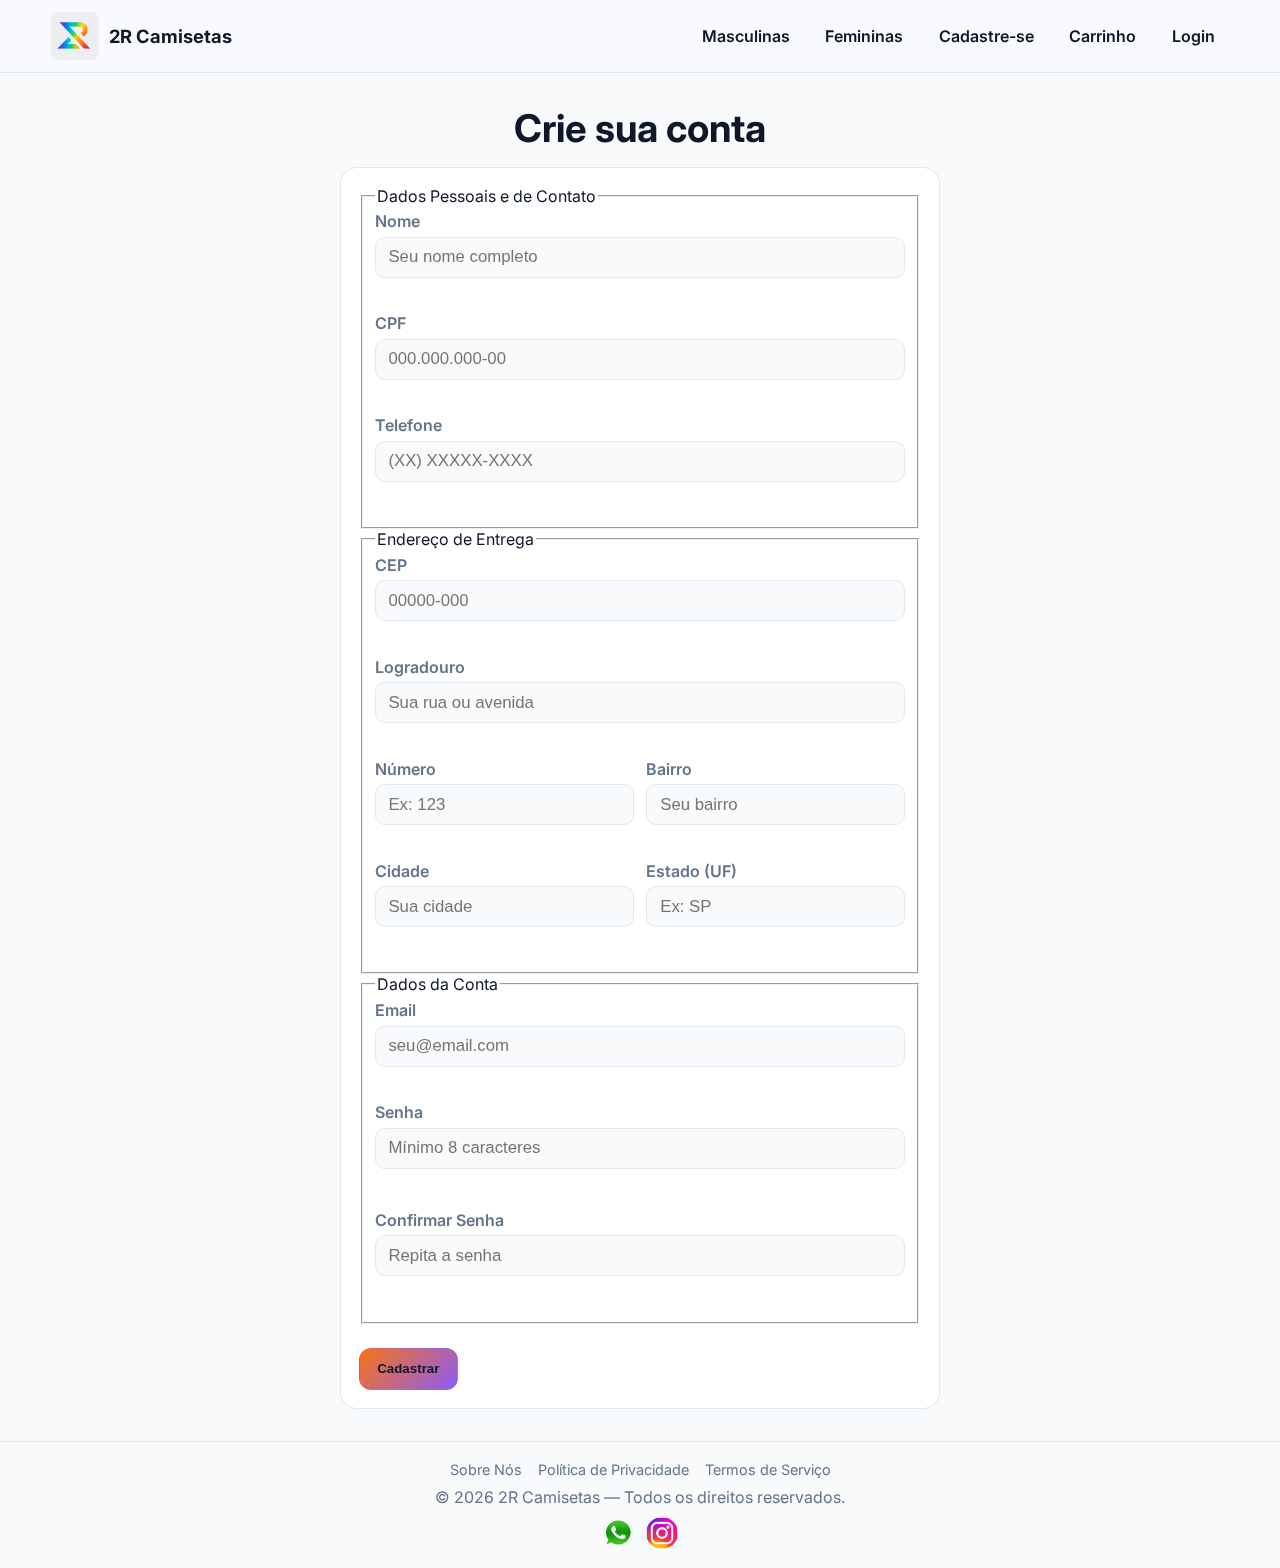
<file: cadastro.html>
<!DOCTYPE html>
<html lang="pt-BR">
  <head>
    <title>Cadastro - 2R</title>

    <meta charset="UTF-8" />
    <meta name="viewport" content="width=device-width, initial-scale=1" />
    <link rel="preconnect" href="https://fonts.googleapis.com" />
    <link rel="preconnect" href="https://fonts.gstatic.com" crossorigin />
    <link
      href="https://fonts.googleapis.com/css2?family=Inter:wght@400;600;700&display=swap"
      rel="stylesheet"
    />
    <link rel="stylesheet" href="css/style.css" />
  </head>
  <body>
    <header class="site-header">
      <nav class="nav container">
        <a class="brand" href="index.html">
          <img src="imagens/marca.png" alt="2R Camisetas" class="brand-logo" />
          <span class="brand-name">2R Camisetas</span>
        </a>
        <button
          class="nav-toggle"
          aria-label="Abrir menu"
          aria-expanded="false"
          aria-controls="navLinks"
        >
          <span class="hamb"></span><span class="hamb"></span
          ><span class="hamb"></span>
        </button>
        <ul class="nav-links" id="navLinks">
          <li><a href="camisetas-masculinas.html">Masculinas</a></li>
          <li><a href="camisetas-femininas.html">Femininas</a></li>
          <li><a href="cadastro.html">Cadastre-se</a></li>
          <li><a href="carrinho.html" id="cartLink">Carrinho</a></li>
          <li><a href="index.html#login">Login</a></li>
        </ul>
      </nav>
    </header>

    <main class="container">
      <h1 class="page-title">Crie sua conta</h1>
      <form
        class="form"
        id="registrationForm"
        action="#"
        method="post"
        novalidate
      >
        <fieldset>
          <legend>Dados Pessoais e de Contato</legend>
          <div class="form-row">
            <label for="nome">Nome</label>
            <input
              type="text"
              id="nome"
              name="nome"
              placeholder="Seu nome completo"
              required
              aria-required="true"
              autocomplete="name"
              aria-describedby="nome-error"
            />
            <div id="nome-error" class="error-message" aria-live="polite"></div>
          </div>
          <div class="form-row">
            <label for="cpf">CPF</label>
            <input
              type="text"
              id="cpf"
              name="cpf"
              maxlength="14"
              placeholder="000.000.000-00"
              required
              aria-required="true"
              autocomplete="off"
              aria-describedby="cpf-error"
            />
            <div id="cpf-error" class="error-message" aria-live="polite"></div>
          </div>
          <div class="form-row">
            <label for="telefone">Telefone</label>
            <input
              type="tel"
              id="telefone"
              name="telefone"
              maxlength="15"
              placeholder="(XX) XXXXX-XXXX"
              required
              aria-required="true"
              autocomplete="tel"
              aria-describedby="telefone-error"
            />
            <div
              id="telefone-error"
              class="error-message"
              aria-live="polite"
            ></div>
          </div>
        </fieldset>

        <fieldset>
          <legend>Endereço de Entrega</legend>
          <div class="form-row">
            <label for="cep">CEP</label>
            <input
              type="text"
              id="cep"
              name="cep"
              placeholder="00000-000"
              maxlength="9"
              required
              aria-required="true"
              autocomplete="postal-code"
              aria-describedby="cep-error"
            />
            <div id="cep-error" class="error-message" aria-live="polite"></div>
          </div>
          <div class="form-row">
            <label for="logradouro">Logradouro</label>
            <input
              type="text"
              id="logradouro"
              name="logradouro"
              placeholder="Sua rua ou avenida"
              required
              aria-required="true"
              autocomplete="street-address"
              aria-describedby="logradouro-error"
            />
            <div
              id="logradouro-error"
              class="error-message"
              aria-live="polite"
            ></div>
          </div>
          <div class="form-row-grid">
            <div class="form-row">
              <label for="numero">Número</label>
              <input
                type="text"
                id="numero"
                name="numero"
                placeholder="Ex: 123"
                required
                aria-required="true"
                autocomplete="address-line2"
                aria-describedby="numero-error"
              />
              <div
                id="numero-error"
                class="error-message"
                aria-live="polite"
              ></div>
            </div>
            <div class="form-row">
              <label for="bairro">Bairro</label>
              <input
                type="text"
                id="bairro"
                name="bairro"
                placeholder="Seu bairro"
                required
                aria-required="true"
                autocomplete="address-level3"
                aria-describedby="bairro-error"
              />
              <div
                id="bairro-error"
                class="error-message"
                aria-live="polite"
              ></div>
            </div>
          </div>
          <div class="form-row-grid">
            <div class="form-row">
              <label for="cidade">Cidade</label>
              <input
                type="text"
                id="cidade"
                name="cidade"
                placeholder="Sua cidade"
                required
                aria-required="true"
                autocomplete="address-level2"
                aria-describedby="cidade-error"
              />
              <div
                id="cidade-error"
                class="error-message"
                aria-live="polite"
              ></div>
            </div>
            <div class="form-row">
              <label for="estado">Estado (UF)</label>
              <input
                type="text"
                id="estado"
                name="estado"
                placeholder="Ex: SP"
                maxlength="2"
                required
                aria-required="true"
                autocomplete="address-level1"
                aria-describedby="estado-error"
              />
              <div
                id="estado-error"
                class="error-message"
                aria-live="polite"
              ></div>
            </div>
          </div>
        </fieldset>

        <fieldset>
          <legend>Dados da Conta</legend>
          <div class="form-row">
            <label for="email">Email</label>
            <input
              type="email"
              id="email"
              name="email"
              placeholder="seu@email.com"
              required
              aria-required="true"
              autocomplete="email"
              aria-describedby="email-error"
            />
            <div
              id="email-error"
              class="error-message"
              aria-live="polite"
            ></div>
          </div>
          <div class="form-row">
            <label for="senha">Senha</label>
            <input
              type="password"
              id="senha"
              name="senha"
              placeholder="Mínimo 8 caracteres"
              required
              aria-required="true"
              autocomplete="new-password"
              aria-describedby="senha-error password-strength-container"
            />
            <div
              id="senha-error"
              class="error-message"
              aria-live="polite"
            ></div>
            <div
              id="password-strength-container"
              class="password-strength-container"
            >
              <div class="strength-bar">
                <div class="strength-bar-fill"></div>
              </div>
              <span class="strength-text"></span>
            </div>
          </div>
          <div class="form-row">
            <label for="confirmar-senha">Confirmar Senha</label>
            <input
              type="password"
              id="confirmar-senha"
              name="confirmar-senha"
              placeholder="Repita a senha"
              required
              aria-required="true"
              autocomplete="new-password"
              aria-describedby="confirmar-senha-error"
            />
            <div
              id="confirmar-senha-error"
              class="error-message"
              aria-live="polite"
            ></div>
          </div>
        </fieldset>

        <div class="form-actions" style="margin-top: 1.5rem">
          <button type="submit" class="btn primary">Cadastrar</button>
        </div>
      </form>
    </main>

    <footer class="site-footer">
      <div class="container footer-inner">
        <div class="footer-links">
          <a href="sobre-nos.html" class="footer-link">Sobre Nós</a>
          <a href="politica-de-privacidade.html" class="footer-link"
            >Política de Privacidade</a
          >
          <a href="termos-de-servico.html" class="footer-link"
            >Termos de Serviço</a
          >
        </div>
        <p>
          &copy; <span id="year"></span> 2R Camisetas — Todos os direitos
          reservados.
        </p>
        <ul class="social">
          <li>
            <a href="https://www.whatsapp.com/" aria-label="WhatsApp"
              ><img src="imagens/icones/whatsapp.png" alt="WhatsApp"
            /></a>
          </li>
          <li>
            <a href="https://www.instagram.com/" aria-label="Instagram"
              ><img src="imagens/icones/instagram.png" alt="Instagram"
            /></a>
          </li>
        </ul>
      </div>
    </footer>

    <!-- Cookie Consent Banner -->
    <div id="cookie-consent-banner">
      <p class="cookie-consent-text">
        Usamos cookies para garantir que você tenha a melhor experiência em
        nosso site. <a href="politica-de-privacidade.html">Saiba mais</a>.
      </p>
      <button id="cookie-accept-btn" class="btn primary">Aceitar</button>
    </div>

    <!-- Back to Top Button -->
    <button
      id="back-to-top-btn"
      class="back-to-top-btn"
      title="Voltar ao topo"
      aria-label="Voltar ao topo"
    >
      &uarr;
    </button>
    <script src="js/scripts.js"></script>
  </body>
</html>
</file>
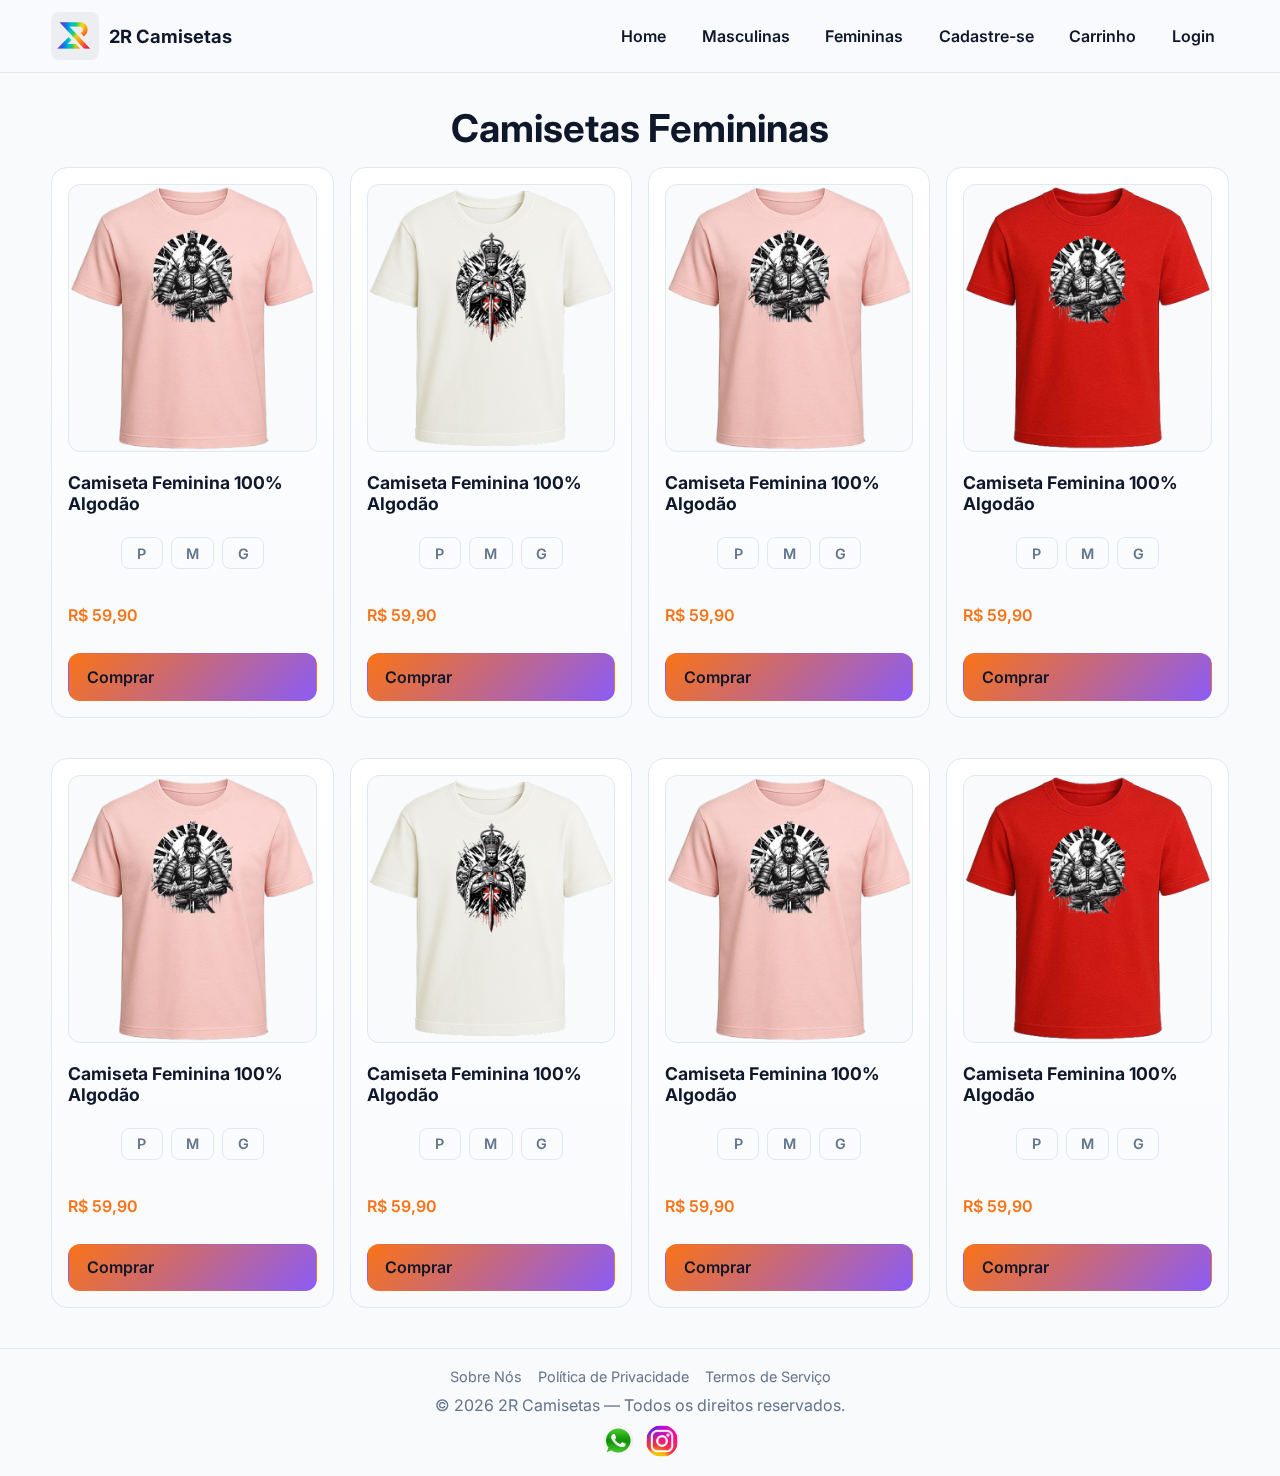
<file: camisetas-femininas.html>
<!DOCTYPE html>
<html lang="pt-BR">
  <head>
    <title>Camisetas Femininas - 2R</title>

    <meta charset="UTF-8" />
    <meta name="viewport" content="width=device-width, initial-scale=1" />
    <link rel="preconnect" href="https://fonts.googleapis.com" />
    <link rel="preconnect" href="https://fonts.gstatic.com" crossorigin />
    <link
      href="https://fonts.googleapis.com/css2?family=Inter:wght@400;600;700&display=swap"
      rel="stylesheet"
    />
    <link rel="stylesheet" href="css/style.css" />
  </head>
  <body>
    <header class="site-header">
      <nav class="nav container">
        <a class="brand" href="index.html">
          <img src="imagens/marca.png" alt="2R Camisetas" class="brand-logo" />
          <span class="brand-name">2R Camisetas</span>
        </a>
        <button
          class="nav-toggle"
          aria-label="Abrir menu"
          aria-expanded="false"
          aria-controls="navLinks"
        >
          <span class="hamb"></span><span class="hamb"></span
          ><span class="hamb"></span>
        </button>
        <ul class="nav-links" id="navLinks">
          <li><a href="index.html">Home</a></li>
          <li><a href="camisetas-masculinas.html">Masculinas</a></li>
          <li><a href="camisetas-femininas.html">Femininas</a></li>
          <li><a href="cadastro.html">Cadastre-se</a></li>
          <li><a href="carrinho.html" id="cartLink">Carrinho</a></li>
          <li><a href="index.html#login">Login</a></li>
        </ul>
      </nav>
    </header>

    <main class="container">
      <h1 class="page-title">Camisetas Femininas</h1>
      <section class="produto-lista">
        <article class="produto">
          <a href="produto-detalhe.html?id=fem-preta-1">
            <img
              src="imagens/camisetas femininas/feminina rosa.png"
              alt="Camiseta feminina preta de algodão"
              class="produto-imagem"
              onerror="this.style.display='none'"
            />
          </a>
          <h2>Camiseta Feminina 100% Algodão</h2>
          <div
            class="tamanhos"
            role="radiogroup"
            aria-label="Escolha de tamanho"
          >
            <label><input type="radio" name="tf1" value="P" /> P</label>
            <label><input type="radio" name="tf1" value="M" /> M</label>
            <label><input type="radio" name="tf1" value="G" /> G</label>
          </div>
          <p class="price">R$ 59,90</p>
          <a href="#" class="btn primary add-to-cart-btn" data-color="Preta"
            >Comprar</a
          >
        </article>

        <article class="produto">
          <a href="produto-detalhe.html?id=fem-branca-1">
            <img
              src="imagens/camisetas femininas/feminina branca.png"
              alt="Camiseta feminina branca"
              class="produto-imagem"
              onerror="this.style.display='none'"
            />
          </a>
          <h2>Camiseta Feminina 100% Algodão</h2>
          <div
            class="tamanhos"
            role="radiogroup"
            aria-label="Escolha de tamanho"
          >
            <label><input type="radio" name="tf2" value="P" /> P</label>
            <label><input type="radio" name="tf2" value="M" /> M</label>
            <label><input type="radio" name="tf2" value="G" /> G</label>
          </div>
          <p class="price">R$ 59,90</p>
          <a href="#" class="btn primary add-to-cart-btn" data-color="Branca"
            >Comprar</a
          >
        </article>

        <article class="produto">
          <a href="produto-detalhe.html?id=fem-rosa-1">
            <img
              src="imagens/camisetas femininas/feminina rosa.png"
              alt="Camiseta feminina rosa"
              class="produto-imagem"
              onerror="this.style.display='none'"
            />
          </a>
          <h2>Camiseta Feminina 100% Algodão</h2>
          <div
            class="tamanhos"
            role="radiogroup"
            aria-label="Escolha de tamanho"
          >
            <label><input type="radio" name="tf3" value="P" /> P</label>
            <label><input type="radio" name="tf3" value="M" /> M</label>
            <label><input type="radio" name="tf3" value="G" /> G</label>
          </div>
          <p class="price">R$ 59,90</p>
          <a href="#" class="btn primary add-to-cart-btn" data-color="Rosa"
            >Comprar</a
          >
        </article>

        <article class="produto">
          <a href="produto-detalhe.html?id=fem-vermelha-1">
            <img
              src="imagens/camisetas femininas/feminina vermelha.png"
              alt="Camiseta feminina vermelha"
              class="produto-imagem"
              onerror="this.style.display='none'"
            />
          </a>
          <h2>Camiseta Feminina 100% Algodão</h2>
          <div
            class="tamanhos"
            role="radiogroup"
            aria-label="Escolha de tamanho"
          >
            <label><input type="radio" name="tf4" value="P" /> P</label>
            <label><input type="radio" name="tf4" value="M" /> M</label>
            <label><input type="radio" name="tf4" value="G" /> G</label>
          </div>
          <p class="price">R$ 59,90</p>
          <a href="#" class="btn primary add-to-cart-btn" data-color="Vermelha"
            >Comprar</a
          >
        </article>
      </section>
      <section class="produto-lista">
        <article class="produto">
          <a href="produto-detalhe.html?id=fem-preta-1">
            <img
              src="imagens/camisetas femininas/feminina rosa.png"
              alt="Camiseta feminina preta de algodão"
              class="produto-imagem"
              onerror="this.style.display='none'"
            />
          </a>
          <h2>Camiseta Feminina 100% Algodão</h2>
          <div
            class="tamanhos"
            role="radiogroup"
            aria-label="Escolha de tamanho"
          >
            <label><input type="radio" name="tf1" value="P" /> P</label>
            <label><input type="radio" name="tf1" value="M" /> M</label>
            <label><input type="radio" name="tf1" value="G" /> G</label>
          </div>
          <p class="price">R$ 59,90</p>
          <a href="#" class="btn primary add-to-cart-btn" data-color="Preta"
            >Comprar</a
          >
        </article>

        <article class="produto">
          <a href="produto-detalhe.html?id=fem-branca-1">
            <img
              src="imagens/camisetas femininas/feminina branca.png"
              alt="Camiseta feminina branca"
              class="produto-imagem"
              onerror="this.style.display='none'"
            />
          </a>
          <h2>Camiseta Feminina 100% Algodão</h2>
          <div
            class="tamanhos"
            role="radiogroup"
            aria-label="Escolha de tamanho"
          >
            <label><input type="radio" name="tf2" value="P" /> P</label>
            <label><input type="radio" name="tf2" value="M" /> M</label>
            <label><input type="radio" name="tf2" value="G" /> G</label>
          </div>
          <p class="price">R$ 59,90</p>
          <a href="#" class="btn primary add-to-cart-btn" data-color="Branca"
            >Comprar</a
          >
        </article>

        <article class="produto">
          <a href="produto-detalhe.html?id=fem-rosa-1">
            <img
              src="imagens/camisetas femininas/feminina rosa.png"
              alt="Camiseta feminina rosa"
              class="produto-imagem"
              onerror="this.style.display='none'"
            />
          </a>
          <h2>Camiseta Feminina 100% Algodão</h2>
          <div
            class="tamanhos"
            role="radiogroup"
            aria-label="Escolha de tamanho"
          >
            <label><input type="radio" name="tf3" value="P" /> P</label>
            <label><input type="radio" name="tf3" value="M" /> M</label>
            <label><input type="radio" name="tf3" value="G" /> G</label>
          </div>
          <p class="price">R$ 59,90</p>
          <a href="#" class="btn primary add-to-cart-btn" data-color="Rosa"
            >Comprar</a
          >
        </article>

        <article class="produto">
          <a href="produto-detalhe.html?id=fem-vermelha-1">
            <img
              src="imagens/camisetas femininas/feminina vermelha.png"
              alt="Camiseta feminina vermelha"
              class="produto-imagem"
              onerror="this.style.display='none'"
            />
          </a>
          <h2>Camiseta Feminina 100% Algodão</h2>
          <div
            class="tamanhos"
            role="radiogroup"
            aria-label="Escolha de tamanho"
          >
            <label><input type="radio" name="tf4" value="P" /> P</label>
            <label><input type="radio" name="tf4" value="M" /> M</label>
            <label><input type="radio" name="tf4" value="G" /> G</label>
          </div>
          <p class="price">R$ 59,90</p>
          <a href="#" class="btn primary add-to-cart-btn" data-color="Vermelha"
            >Comprar</a
          >
        </article>
      </section>
    </main>

    <footer class="site-footer">
      <div class="container footer-inner">
        <div class="footer-links">
          <a href="sobre-nos.html" class="footer-link">Sobre Nós</a>
          <a href="politica-de-privacidade.html" class="footer-link"
            >Política de Privacidade</a
          >
          <a href="termos-de-servico.html" class="footer-link"
            >Termos de Serviço</a
          >
        </div>
        <p>
          &copy; <span id="year"></span> 2R Camisetas — Todos os direitos
          reservados.
        </p>
        <ul class="social">
          <li>
            <a href="https://www.whatsapp.com/" aria-label="WhatsApp"
              ><img src="imagens/icones/whatsapp.png" alt="WhatsApp"
            /></a>
          </li>
          <li>
            <a href="https://www.instagram.com/" aria-label="Instagram"
              ><img src="imagens/icones/instagram.png" alt="Instagram"
            /></a>
          </li>
        </ul>
      </div>
    </footer>

    <!-- Cookie Consent Banner -->
    <div id="cookie-consent-banner">
      <p class="cookie-consent-text">
        Usamos cookies para garantir que você tenha a melhor experiência em
        nosso site. <a href="politica-de-privacidade.html">Saiba mais</a>.
      </p>
      <button id="cookie-accept-btn" class="btn primary">Aceitar</button>
    </div>

    <!-- Back to Top Button -->
    <button
      id="back-to-top-btn"
      class="back-to-top-btn"
      title="Voltar ao topo"
      aria-label="Voltar ao topo"
    >
      &uarr;
    </button>
    <script src="js/scripts.js"></script>
  </body>
</html>
</file>
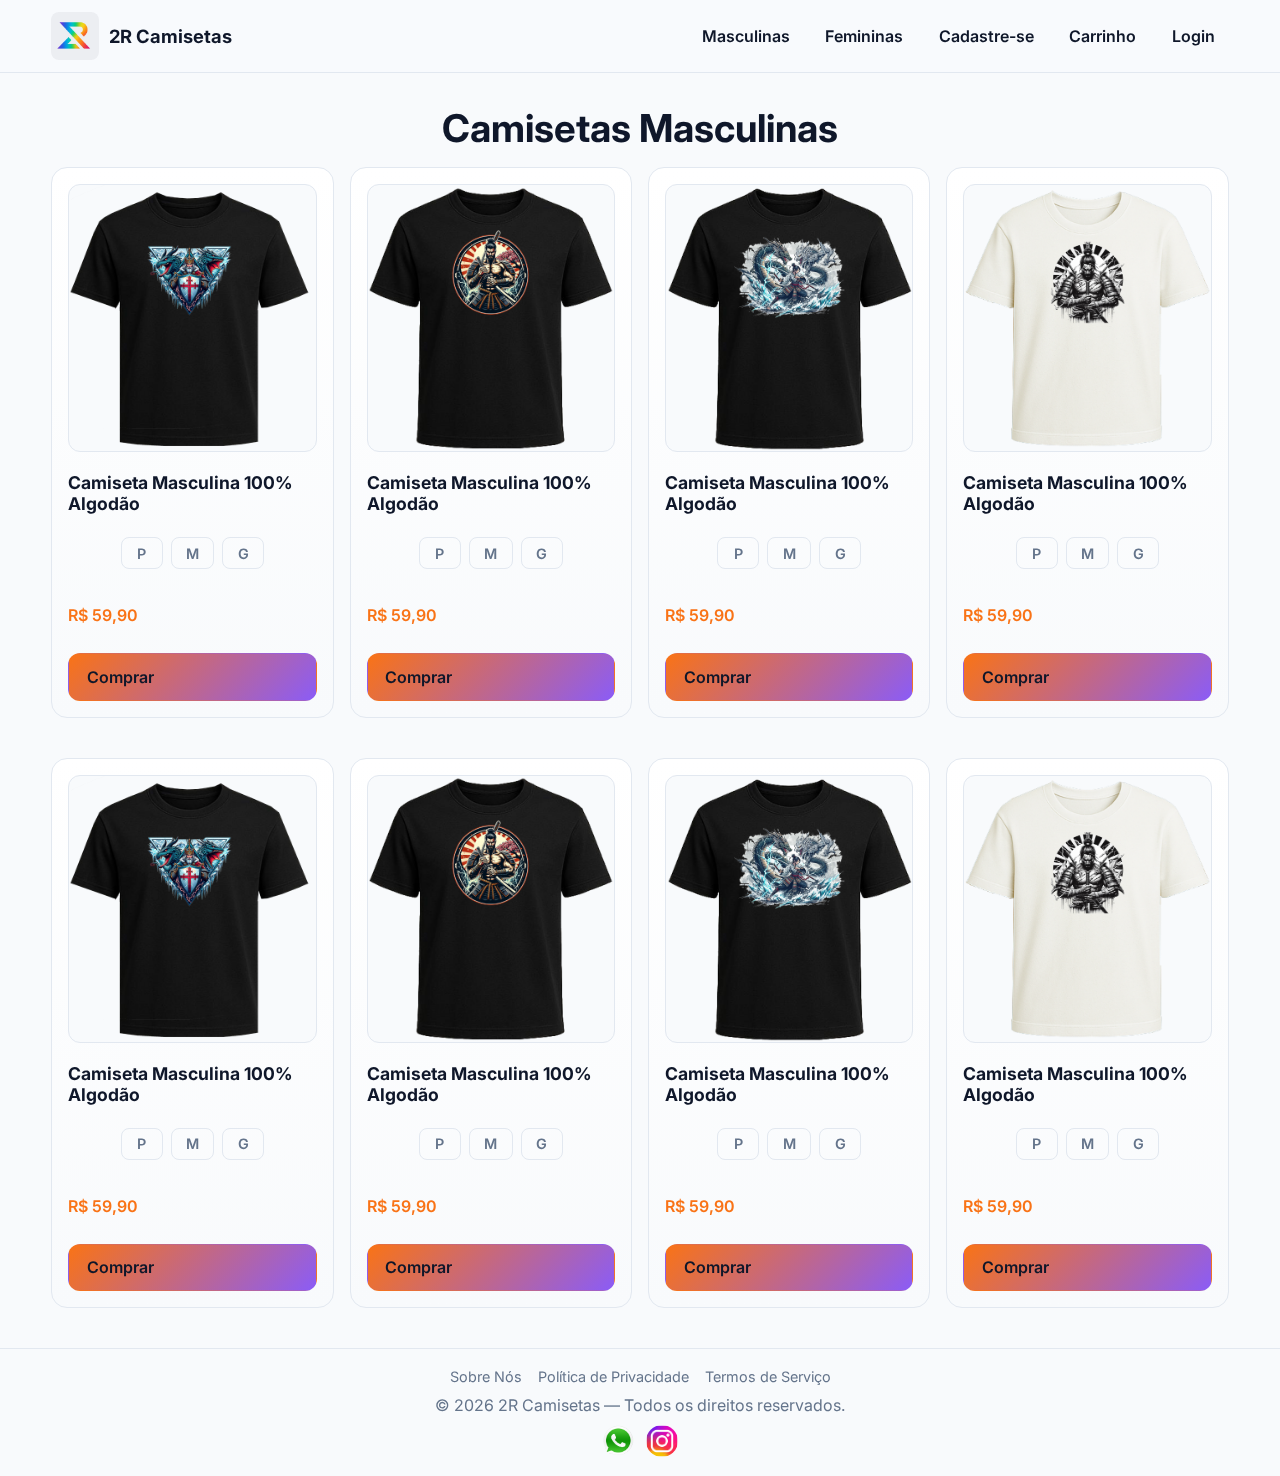
<file: camisetas-masculinas.html>
<!DOCTYPE html>
<html lang="pt-BR">
  <head>
    <title>Camisetas Masculinas - 2R</title>

    <meta charset="UTF-8" />
    <meta name="viewport" content="width=device-width, initial-scale=1" />
    <link rel="preconnect" href="https://fonts.googleapis.com" />
    <link rel="preconnect" href="https://fonts.gstatic.com" crossorigin />
    <link
      href="https://fonts.googleapis.com/css2?family=Inter:wght@400;600;700&display=swap"
      rel="stylesheet"
    />
    <link rel="stylesheet" href="css/style.css" />
  </head>
  <body>
    <header class="site-header">
      <nav class="nav container">
        <a class="brand" href="index.html">
          <img src="imagens/marca.png" alt="2R Camisetas" class="brand-logo" />
          <span class="brand-name">2R Camisetas</span>
        </a>
        <button
          class="nav-toggle"
          aria-label="Abrir menu"
          aria-expanded="false"
        >
          <span class="hamb"></span><span class="hamb"></span
          ><span class="hamb"></span>
        </button>
        <ul class="nav-links" id="navLinks">
          <li><a href="camisetas-masculinas.html">Masculinas</a></li>
          <li><a href="camisetas-femininas.html">Femininas</a></li>
          <li><a href="cadastro.html">Cadastre-se</a></li>
          <li><a href="carrinho.html" id="cartLink">Carrinho</a></li>
          <li><a href="index.html#login">Login</a></li>
        </ul>
      </nav>
    </header>

    <main class="container">
      <h1 class="page-title">Camisetas Masculinas</h1>
      <section class="produto-lista">
        <article class="produto">
          <a href="produto-detalhe.html?id=masc-preta-1">
            <img
              src="imagens/camisetas masculinas/camiseta preta frente.png"
              alt="Camiseta preta"
              class="produto-imagem"
              onerror="this.style.display='none'"
            />
          </a>
          <h2>Camiseta Masculina 100% Algodão</h2>
          <div
            class="tamanhos"
            role="radiogroup"
            aria-label="Escolha de tamanho"
          >
            <label><input type="radio" name="tm1" value="P" /> P</label>
            <label><input type="radio" name="tm1" value="M" /> M</label>
            <label><input type="radio" name="tm1" value="G" /> G</label>
          </div>
          <p class="price">R$ 59,90</p>
          <a href="#" class="btn primary add-to-cart-btn" data-color="Preta"
            >Comprar</a
          >
        </article>

        <article class="produto">
          <a href="produto-detalhe.html?id=masc-preta-2">
            <img
              src="imagens/camisetas masculinas/camiseta preta frente 1.png"
              alt="Camiseta preta 1"
              class="produto-imagem"
              onerror="this.style.display='none'"
            />
          </a>
          <h2>Camiseta Masculina 100% Algodão</h2>
          <div
            class="tamanhos"
            role="radiogroup"
            aria-label="Escolha de tamanho"
          >
            <label><input type="radio" name="tm2" value="P" /> P</label>
            <label><input type="radio" name="tm2" value="M" /> M</label>
            <label><input type="radio" name="tm2" value="G" /> G</label>
          </div>
          <p class="price">R$ 59,90</p>
          <a href="#" class="btn primary add-to-cart-btn" data-color="Preta"
            >Comprar</a
          >
        </article>

        <article class="produto">
          <a href="produto-detalhe.html?id=masc-preta-3">
            <img
              src="imagens/camisetas masculinas/camiseta preta frente 2.png"
              alt="Camiseta preta 2"
              class="produto-imagem"
              onerror="this.style.display='none'"
            />
          </a>
          <h2>Camiseta Masculina 100% Algodão</h2>
          <div
            class="tamanhos"
            role="radiogroup"
            aria-label="Escolha de tamanho"
          >
            <label><input type="radio" name="tm3" value="P" /> P</label>
            <label><input type="radio" name="tm3" value="M" /> M</label>
            <label><input type="radio" name="tm3" value="G" /> G</label>
          </div>
          <p class="price">R$ 59,90</p>
          <a href="#" class="btn primary add-to-cart-btn" data-color="Preta"
            >Comprar</a
          >
        </article>

        <article class="produto">
          <a href="produto-detalhe.html?id=masc-branca-1">
            <img
              src="imagens/camisetas masculinas/camiseta branca frente.png"
              alt="Camiseta branca"
              class="produto-imagem"
              onerror="this.style.display='none'"
            />
          </a>
          <h2>Camiseta Masculina 100% Algodão</h2>
          <div
            class="tamanhos"
            role="radiogroup"
            aria-label="Escolha de tamanho"
          >
            <label><input type="radio" name="tm4" value="P" /> P</label>
            <label><input type="radio" name="tm4" value="M" /> M</label>
            <label><input type="radio" name="tm4" value="G" /> G</label>
          </div>
          <p class="price">R$ 59,90</p>
          <a href="#" class="btn primary add-to-cart-btn" data-color="Branca"
            >Comprar</a
          >
        </article>
      </section>

      <section class="produto-lista">
        <article class="produto">
          <a href="produto-detalhe.html?id=masc-preta-1">
            <img
              src="imagens/camisetas masculinas/camiseta preta frente.png"
              alt="Camiseta preta"
              class="produto-imagem"
              onerror="this.style.display='none'"
            />
          </a>
          <h2>Camiseta Masculina 100% Algodão</h2>
          <div
            class="tamanhos"
            role="radiogroup"
            aria-label="Escolha de tamanho"
          >
            <label><input type="radio" name="tm1" value="P" /> P</label>
            <label><input type="radio" name="tm1" value="M" /> M</label>
            <label><input type="radio" name="tm1" value="G" /> G</label>
          </div>
          <p class="price">R$ 59,90</p>
          <a href="#" class="btn primary add-to-cart-btn" data-color="Preta"
            >Comprar</a
          >
        </article>

        <article class="produto">
          <a href="produto-detalhe.html?id=masc-preta-2">
            <img
              src="imagens/camisetas masculinas/camiseta preta frente 1.png"
              alt="Camiseta preta 1"
              class="produto-imagem"
              onerror="this.style.display='none'"
            />
          </a>
          <h2>Camiseta Masculina 100% Algodão</h2>
          <div
            class="tamanhos"
            role="radiogroup"
            aria-label="Escolha de tamanho"
          >
            <label><input type="radio" name="tm2" value="P" /> P</label>
            <label><input type="radio" name="tm2" value="M" /> M</label>
            <label><input type="radio" name="tm2" value="G" /> G</label>
          </div>
          <p class="price">R$ 59,90</p>
          <a href="#" class="btn primary add-to-cart-btn" data-color="Preta"
            >Comprar</a
          >
        </article>

        <article class="produto">
          <a href="produto-detalhe.html?id=masc-preta-3">
            <img
              src="imagens/camisetas masculinas/camiseta preta frente 2.png"
              alt="Camiseta preta 2"
              class="produto-imagem"
              onerror="this.style.display='none'"
            />
          </a>
          <h2>Camiseta Masculina 100% Algodão</h2>
          <div
            class="tamanhos"
            role="radiogroup"
            aria-label="Escolha de tamanho"
          >
            <label><input type="radio" name="tm3" value="P" /> P</label>
            <label><input type="radio" name="tm3" value="M" /> M</label>
            <label><input type="radio" name="tm3" value="G" /> G</label>
          </div>
          <p class="price">R$ 59,90</p>
          <a href="#" class="btn primary add-to-cart-btn" data-color="Preta"
            >Comprar</a
          >
        </article>

        <article class="produto">
          <a href="produto-detalhe.html?id=masc-branca-1">
            <img
              src="imagens/camisetas masculinas/camiseta branca frente.png"
              alt="Camiseta branca"
              class="produto-imagem"
              onerror="this.style.display='none'"
            />
          </a>
          <h2>Camiseta Masculina 100% Algodão</h2>
          <div
            class="tamanhos"
            role="radiogroup"
            aria-label="Escolha de tamanho"
          >
            <label><input type="radio" name="tm4" value="P" /> P</label>
            <label><input type="radio" name="tm4" value="M" /> M</label>
            <label><input type="radio" name="tm4" value="G" /> G</label>
          </div>
          <p class="price">R$ 59,90</p>
          <a href="#" class="btn primary add-to-cart-btn" data-color="Branca"
            >Comprar</a
          >
        </article>
      </section>
    </main>

    <footer class="site-footer">
      <div class="container footer-inner">
        <div class="footer-links">
          <a href="sobre-nos.html" class="footer-link">Sobre Nós</a>
          <a href="politica-de-privacidade.html" class="footer-link"
            >Política de Privacidade</a
          >
          <a href="termos-de-servico.html" class="footer-link"
            >Termos de Serviço</a
          >
        </div>
        <p>
          &copy; <span id="year"></span> 2R Camisetas — Todos os direitos
          reservados.
        </p>
        <ul class="social">
          <li>
            <a href="https://www.whatsapp.com/" aria-label="WhatsApp"
              ><img src="imagens/icones/whatsapp.png" alt="WhatsApp"
            /></a>
          </li>
          <li>
            <a href="https://www.instagram.com/" aria-label="Instagram"
              ><img src="imagens/icones/instagram.png" alt="Instagram"
            /></a>
          </li>
        </ul>
      </div>
    </footer>

    <!-- Cookie Consent Banner -->
    <div id="cookie-consent-banner">
      <p class="cookie-consent-text">
        Usamos cookies para garantir que você tenha a melhor experiência em
        nosso site. <a href="politica-de-privacidade.html">Saiba mais</a>.
      </p>
      <button id="cookie-accept-btn" class="btn primary">Aceitar</button>
    </div>

    <!-- Back to Top Button -->
    <button
      id="back-to-top-btn"
      class="back-to-top-btn"
      title="Voltar ao topo"
      aria-label="Voltar ao topo"
    >
      &uarr;
    </button>
    <script src="js/scripts.js"></script>
  </body>
</html>
</file>
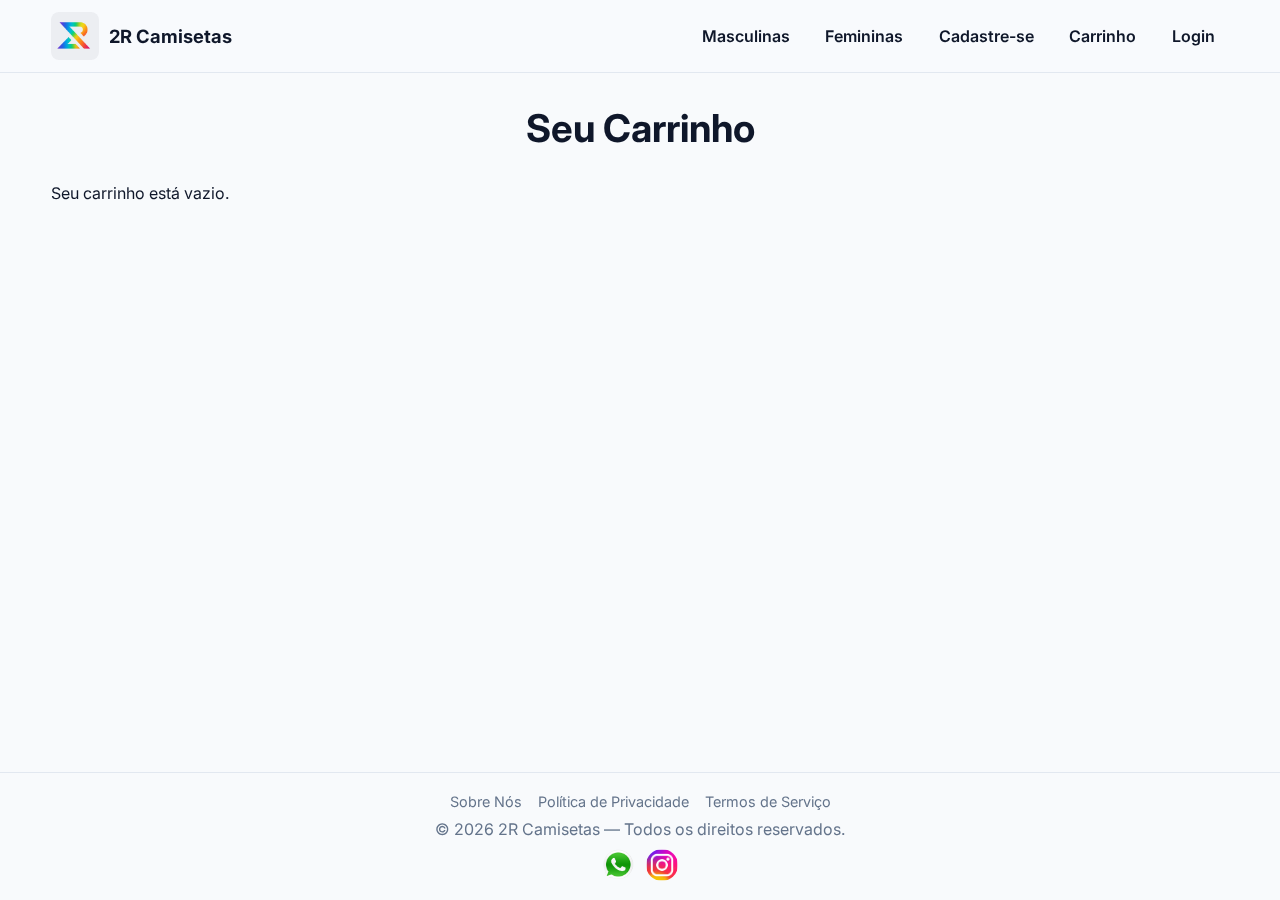
<file: carrinho.html>
<!DOCTYPE html>
<html lang="pt-BR">
  <head>
    <title>Carrinho - 2R</title>

    <meta charset="UTF-8" />
    <meta name="viewport" content="width=device-width, initial-scale=1" />
    <link rel="preconnect" href="https://fonts.googleapis.com" />
    <link rel="preconnect" href="https://fonts.gstatic.com" crossorigin />
    <link
      href="https://fonts.googleapis.com/css2?family=Inter:wght@400;600;700&display=swap"
      rel="stylesheet"
    />
    <link rel="stylesheet" href="css/style.css" />
  </head>
  <body>
    <header class="site-header">
      <nav class="nav container">
        <a class="brand" href="index.html">
          <img src="imagens/marca.png" alt="2R Camisetas" class="brand-logo" />
          <span class="brand-name">2R Camisetas</span>
        </a>
        <button
          class="nav-toggle"
          aria-label="Abrir menu"
          aria-expanded="false"
        >
          <span class="hamb"></span><span class="hamb"></span
          ><span class="hamb"></span>
        </button>
        <ul class="nav-links" id="navLinks">
          <li><a href="camisetas-masculinas.html">Masculinas</a></li>
          <li><a href="camisetas-femininas.html">Femininas</a></li>
          <li><a href="cadastro.html">Cadastre-se</a></li>
          <li><a href="carrinho.html" id="cartLink">Carrinho</a></li>
          <li><a href="index.html#login">Login</a></li>
        </ul>
      </nav>
    </header>

    <main class="container">
      <h1 class="page-title">Seu Carrinho</h1>
      <div class="cart-grid">
        <div id="cartItems" class="cart-items">
          <!-- Os itens do carrinho são carregados aqui por JavaScript -->
        </div>

        <aside class="cart-summary">
          <div class="cart-totals">
            <div class="total-row">
              <span>Subtotal</span>
              <span id="cart-subtotal">R$ 0,00</span>
            </div>
            <div class="total-row">
              <span>Frete</span>
              <span id="cart-shipping">A calcular</span>
            </div>
            <div class="total-row grand-total">
              <span>Total</span>
              <span id="cart-total">R$ 0,00</span>
            </div>
          </div>

          <section class="shipping-calculator">
            <h2>Calcular Frete</h2>
            <div class="form-row input-row">
              <input
                type="text"
                id="cep-input"
                placeholder="00000-000"
                maxlength="9"
              />
              <button id="calculate-shipping-btn" class="btn">OK</button>
            </div>
            <div id="shipping-results">
              <!-- Resultados do frete serão injetados aqui -->
            </div>
          </section>

          <section class="pagamento">
            <h2>Formas de Pagamento</h2>
            <ul class="payment-methods">
              <li>
                <label>
                  <input
                    type="radio"
                    name="pagamento"
                    value="credito"
                    checked
                  />
                  Cartão de Crédito
                </label>
                <div class="card-flags">
                  <img src="imagens/cartoes/visa.png" alt="Visa" />
                  <img src="imagens/cartoes/master.png" alt="Mastercard" />
                  <img src="imagens/cartoes/elo.png" alt="Elo" />
                </div>
              </li>
              <li>
                <label>
                  <input type="radio" name="pagamento" value="debito" />
                  Cartão de Débito
                </label>
                <div class="card-flags">
                  <img src="imagens/cartoes/visa.png" alt="Visa" />
                  <img src="imagens/cartoes/master.png" alt="Mastercard" />
                  <img src="imagens/cartoes/elo.png" alt="Elo" />
                </div>
              </li>
              <li>
                <label>
                  <input type="radio" name="pagamento" value="pix" />
                  Pix
                </label>
              </li>
              <li>
                <label>
                  <input type="radio" name="pagamento" value="boleto" />
                  Boleto
                </label>
              </li>
            </ul>
            <div class="form-actions">
              <button class="btn primary" id="checkoutBtn">
                Finalizar Compra
              </button>
            </div>
          </section>
        </aside>
      </div>
    </main>

    <footer class="site-footer">
      <div class="container footer-inner">
        <div class="footer-links">
          <a href="sobre-nos.html" class="footer-link">Sobre Nós</a>
          <a href="politica-de-privacidade.html" class="footer-link"
            >Política de Privacidade</a
          >
          <a href="termos-de-servico.html" class="footer-link"
            >Termos de Serviço</a
          >
        </div>
        <p>
          &copy; <span id="year"></span> 2R Camisetas — Todos os direitos
          reservados.
        </p>
        <ul class="social">
          <li>
            <a href="https://www.whatsapp.com/" aria-label="WhatsApp"
              ><img src="imagens/icones/whatsapp.png" alt="WhatsApp"
            /></a>
          </li>
          <li>
            <a href="https://www.instagram.com/" aria-label="Instagram"
              ><img src="imagens/icones/instagram.png" alt="Instagram"
            /></a>
          </li>
        </ul>
      </div>
    </footer>

    <!-- Cookie Consent Banner -->
    <div id="cookie-consent-banner">
      <p class="cookie-consent-text">
        Usamos cookies para garantir que você tenha a melhor experiência em
        nosso site. <a href="politica-de-privacidade.html">Saiba mais</a>.
      </p>
      <button id="cookie-accept-btn" class="btn primary">Aceitar</button>
    </div>

    <!-- Back to Top Button -->
    <button
      id="back-to-top-btn"
      class="back-to-top-btn"
      title="Voltar ao topo"
      aria-label="Voltar ao topo"
    >
      &uarr;
    </button>
    <script src="js/scripts.js"></script>
  </body>
</html>
</file>
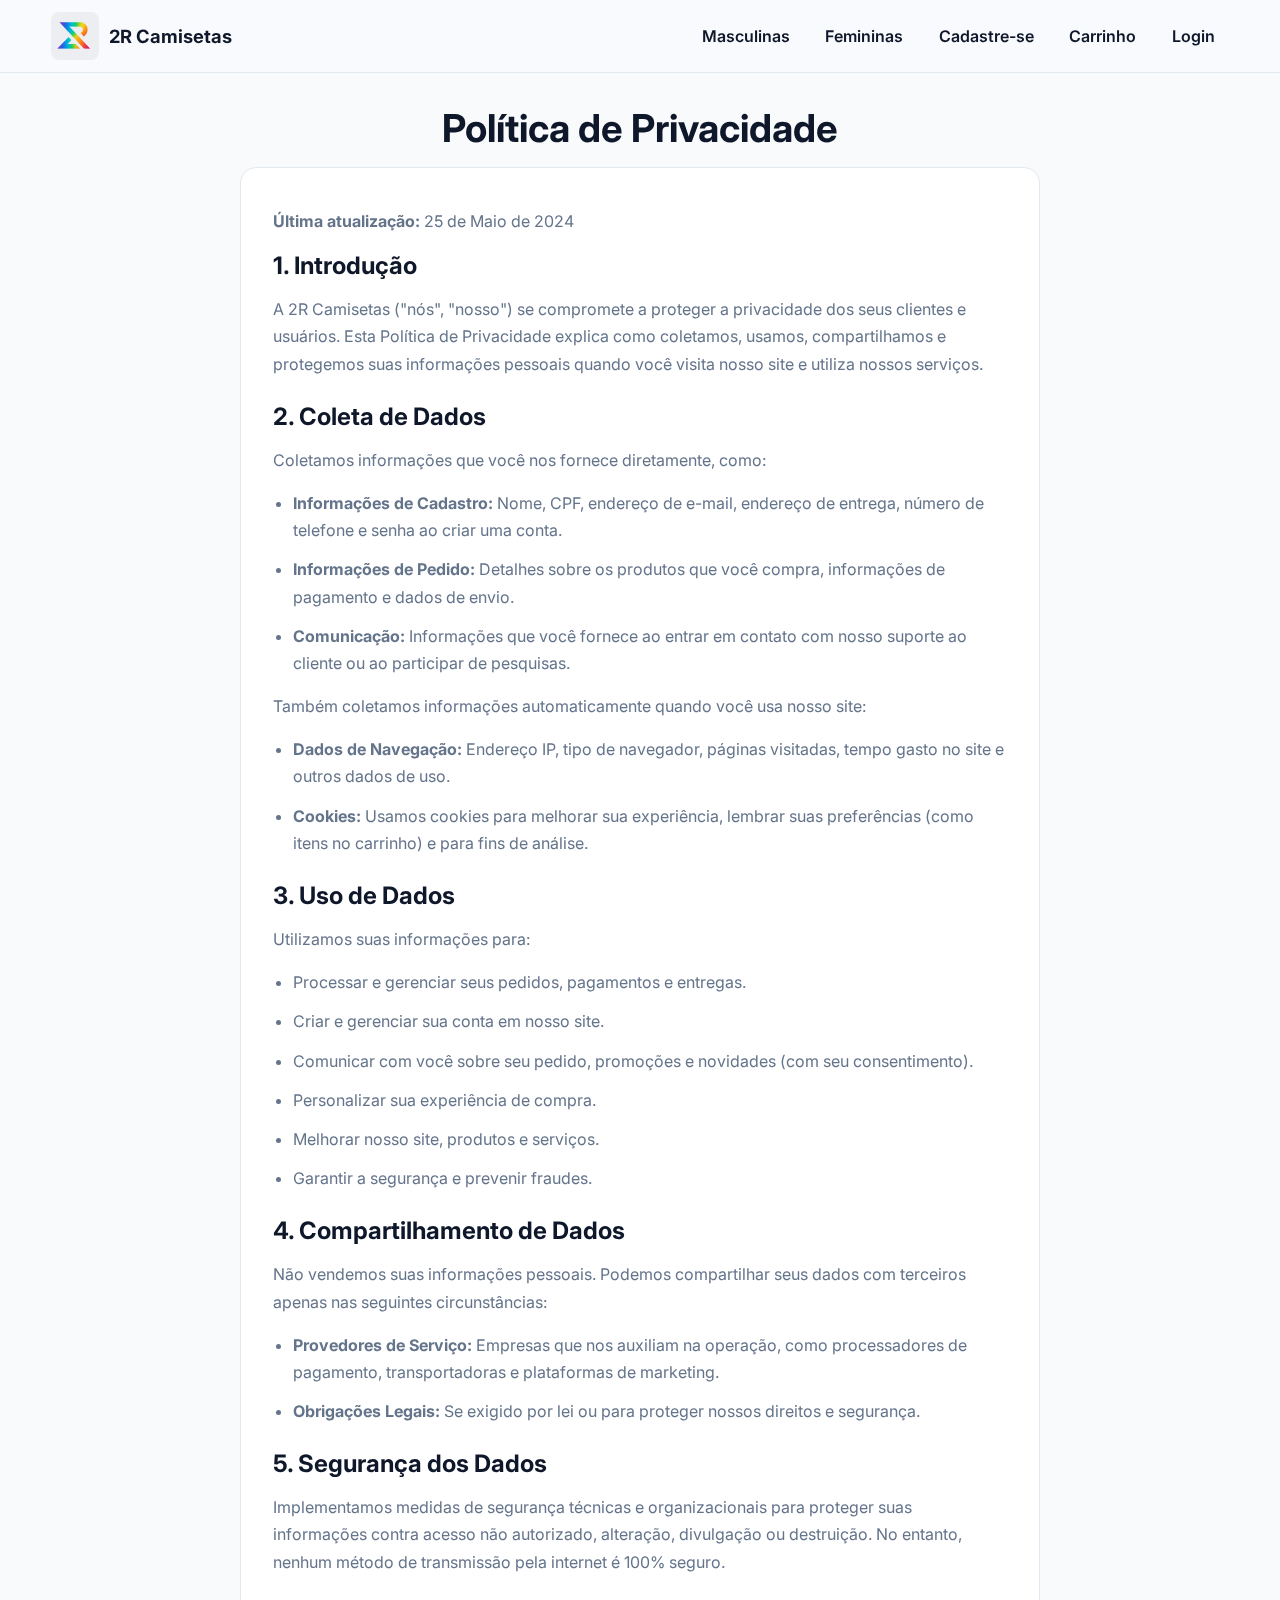
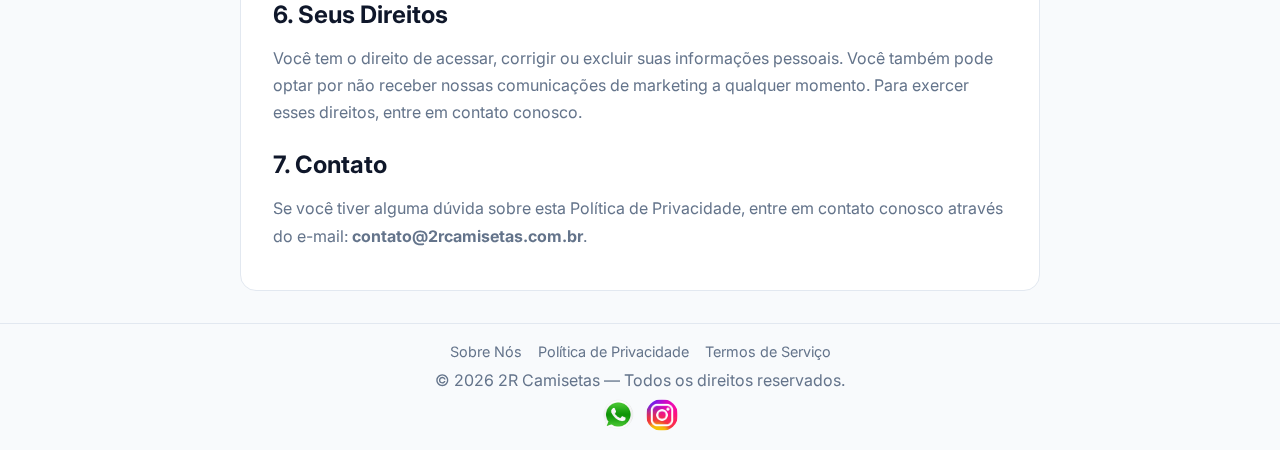
<file: politica-de-privacidade.html>
<!DOCTYPE html>
<html lang="pt-BR">
  <head>
    <title>Política de Privacidade - 2R</title>

    <meta charset="UTF-8" />
    <meta name="viewport" content="width=device-width, initial-scale=1" />
    <link rel="preconnect" href="https://fonts.googleapis.com" />
    <link rel="preconnect" href="https://fonts.gstatic.com" crossorigin />
    <link
      href="https://fonts.googleapis.com/css2?family=Inter:wght@400;600;700&display=swap"
      rel="stylesheet"
    />
    <link rel="stylesheet" href="css/style.css" />
  </head>
  <body>
    <header class="site-header">
      <nav class="nav container">
        <a class="brand" href="index.html">
          <img src="imagens/marca.png" alt="2R Camisetas" class="brand-logo" />
          <span class="brand-name">2R Camisetas</span>
        </a>
        <button
          class="nav-toggle"
          aria-label="Abrir menu"
          aria-expanded="false"
        >
          <span class="hamb"></span><span class="hamb"></span
          ><span class="hamb"></span>
        </button>
        <ul class="nav-links" id="navLinks">
          <li><a href="camisetas-masculinas.html">Masculinas</a></li>
          <li><a href="camisetas-femininas.html">Femininas</a></li>
          <li><a href="cadastro.html">Cadastre-se</a></li>
          <li><a href="carrinho.html" id="cartLink">Carrinho</a></li>
          <li><a href="index.html#login">Login</a></li>
        </ul>
      </nav>
    </header>

    <main class="container">
      <h1 class="page-title">Política de Privacidade</h1>
      <div class="static-content">
        <p><strong>Última atualização:</strong> 25 de Maio de 2024</p>

        <h2>1. Introdução</h2>
        <p>
          A 2R Camisetas ("nós", "nosso") se compromete a proteger a privacidade
          dos seus clientes e usuários. Esta Política de Privacidade explica
          como coletamos, usamos, compartilhamos e protegemos suas informações
          pessoais quando você visita nosso site e utiliza nossos serviços.
        </p>

        <h2>2. Coleta de Dados</h2>
        <p>Coletamos informações que você nos fornece diretamente, como:</p>
        <ul>
          <li>
            <strong>Informações de Cadastro:</strong> Nome, CPF, endereço de
            e-mail, endereço de entrega, número de telefone e senha ao criar uma
            conta.
          </li>
          <li>
            <strong>Informações de Pedido:</strong> Detalhes sobre os produtos
            que você compra, informações de pagamento e dados de envio.
          </li>
          <li>
            <strong>Comunicação:</strong> Informações que você fornece ao entrar
            em contato com nosso suporte ao cliente ou ao participar de
            pesquisas.
          </li>
        </ul>
        <p>
          Também coletamos informações automaticamente quando você usa nosso
          site:
        </p>
        <ul>
          <li>
            <strong>Dados de Navegação:</strong> Endereço IP, tipo de navegador,
            páginas visitadas, tempo gasto no site e outros dados de uso.
          </li>
          <li>
            <strong>Cookies:</strong> Usamos cookies para melhorar sua
            experiência, lembrar suas preferências (como itens no carrinho) e
            para fins de análise.
          </li>
        </ul>

        <h2>3. Uso de Dados</h2>
        <p>Utilizamos suas informações para:</p>
        <ul>
          <li>Processar e gerenciar seus pedidos, pagamentos e entregas.</li>
          <li>Criar e gerenciar sua conta em nosso site.</li>
          <li>
            Comunicar com você sobre seu pedido, promoções e novidades (com seu
            consentimento).
          </li>
          <li>Personalizar sua experiência de compra.</li>
          <li>Melhorar nosso site, produtos e serviços.</li>
          <li>Garantir a segurança e prevenir fraudes.</li>
        </ul>

        <h2>4. Compartilhamento de Dados</h2>
        <p>
          Não vendemos suas informações pessoais. Podemos compartilhar seus
          dados com terceiros apenas nas seguintes circunstâncias:
        </p>
        <ul>
          <li>
            <strong>Provedores de Serviço:</strong> Empresas que nos auxiliam na
            operação, como processadores de pagamento, transportadoras e
            plataformas de marketing.
          </li>
          <li>
            <strong>Obrigações Legais:</strong> Se exigido por lei ou para
            proteger nossos direitos e segurança.
          </li>
        </ul>

        <h2>5. Segurança dos Dados</h2>
        <p>
          Implementamos medidas de segurança técnicas e organizacionais para
          proteger suas informações contra acesso não autorizado, alteração,
          divulgação ou destruição. No entanto, nenhum método de transmissão
          pela internet é 100% seguro.
        </p>

        <h2>6. Seus Direitos</h2>
        <p>
          Você tem o direito de acessar, corrigir ou excluir suas informações
          pessoais. Você também pode optar por não receber nossas comunicações
          de marketing a qualquer momento. Para exercer esses direitos, entre em
          contato conosco.
        </p>

        <h2>7. Contato</h2>
        <p>
          Se você tiver alguma dúvida sobre esta Política de Privacidade, entre
          em contato conosco através do e-mail:
          <strong>contato@2rcamisetas.com.br</strong>.
        </p>
      </div>
    </main>

    <footer class="site-footer">
      <div class="container footer-inner">
        <div class="footer-links">
          <a href="sobre-nos.html" class="footer-link">Sobre Nós</a>
          <a href="politica-de-privacidade.html" class="footer-link"
            >Política de Privacidade</a
          >
          <a href="termos-de-servico.html" class="footer-link"
            >Termos de Serviço</a
          >
        </div>
        <p>
          &copy; <span id="year"></span> 2R Camisetas — Todos os direitos
          reservados.
        </p>
        <ul class="social">
          <li>
            <a href="https://www.whatsapp.com/" aria-label="WhatsApp"
              ><img src="imagens/icones/whatsapp.png" alt="WhatsApp"
            /></a>
          </li>
          <li>
            <a href="https://www.instagram.com/" aria-label="Instagram"
              ><img src="imagens/icones/instagram.png" alt="Instagram"
            /></a>
          </li>
        </ul>
      </div>
    </footer>

    <!-- Back to Top Button -->
    <button
      id="back-to-top-btn"
      class="back-to-top-btn"
      title="Voltar ao topo"
      aria-label="Voltar ao topo"
    >
      &uarr;
    </button>
    <script src="js/scripts.js"></script>
  </body>
</html>
</file>
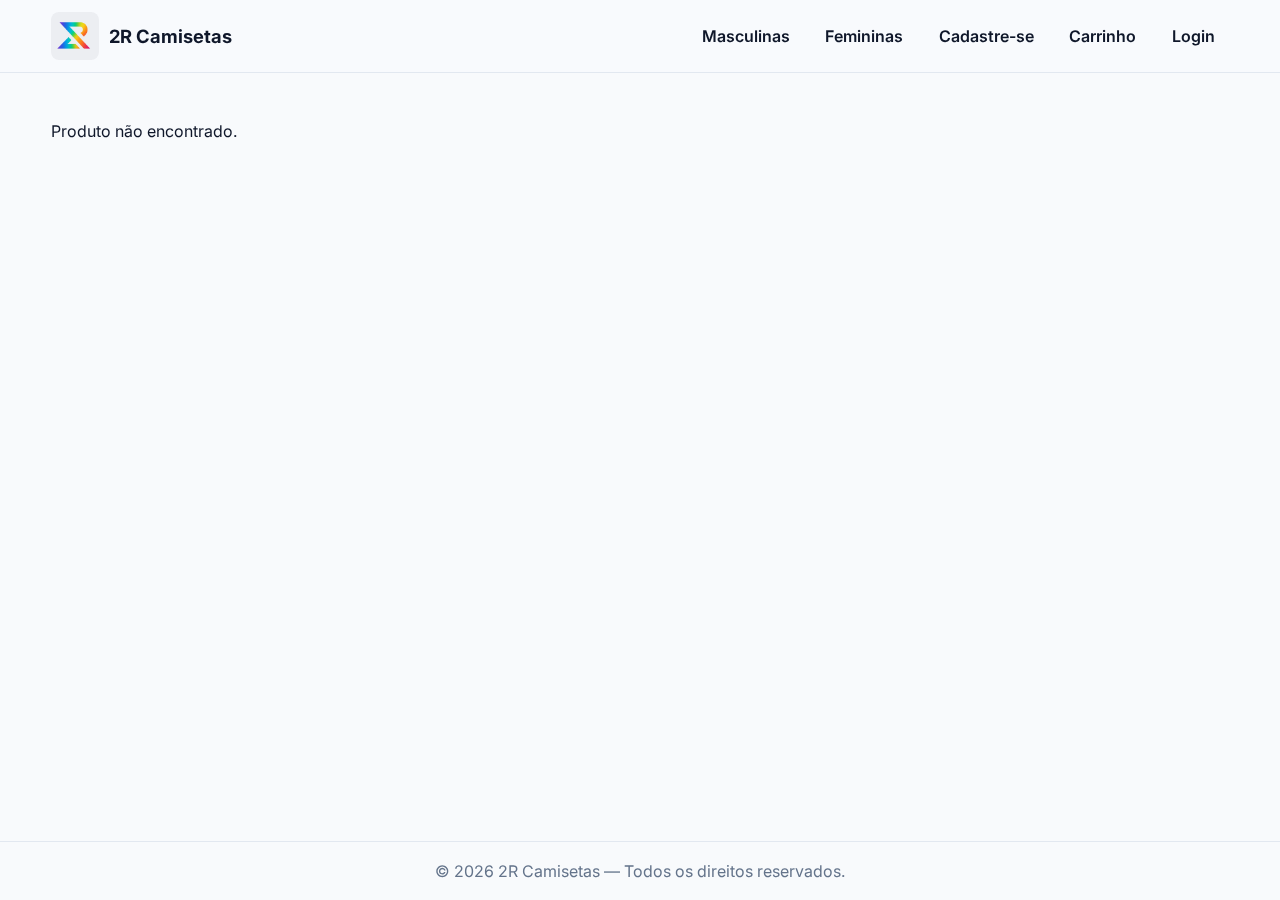
<file: produto-detalhe.html>
<!DOCTYPE html>
<html lang="pt-BR">
  <head>
    <title>Detalhes do Produto - 2R</title>

    <meta charset="UTF-8" />
    <meta name="viewport" content="width=device-width, initial-scale=1" />
    <link rel="preconnect" href="https://fonts.googleapis.com" />
    <link rel="preconnect" href="https://fonts.gstatic.com" crossorigin />
    <link
      href="https://fonts.googleapis.com/css2?family=Inter:wght@400;600;700&display=swap"
      rel="stylesheet"
    />
    <link rel="stylesheet" href="css/style.css" />
  </head>
  <body>
    <header class="site-header">
      <nav class="nav container">
        <a class="brand" href="index.html">
          <img src="imagens/marca.png" alt="2R Camisetas" class="brand-logo" />
          <span class="brand-name">2R Camisetas</span>
        </a>
        <button
          class="nav-toggle"
          aria-label="Abrir menu"
          aria-expanded="false"
        >
          <span class="hamb"></span><span class="hamb"></span
          ><span class="hamb"></span>
        </button>
        <ul class="nav-links" id="navLinks">
          <li><a href="camisetas-masculinas.html">Masculinas</a></li>
          <li><a href="camisetas-femininas.html">Femininas</a></li>
          <li><a href="cadastro.html">Cadastre-se</a></li>
          <li><a href="carrinho.html" id="cartLink">Carrinho</a></li>
          <li><a href="index.html#login">Login</a></li>
        </ul>
      </nav>
    </header>

    <main class="container">
      <div id="product-detail-container" class="product-detail-grid">
        <!-- Conteúdo dinâmico será injetado aqui pelo JavaScript -->
        <p>Carregando produto...</p>
      </div>
    </main>

    <footer class="site-footer">
      <div class="container footer-inner">
        <p>
          &copy; <span id="year"></span> 2R Camisetas — Todos os direitos
          reservados.
        </p>
        <!-- Social links... -->
      </div>
    </footer>
    <script src="js/scripts.js"></script>
  </body>
</html>
</file>
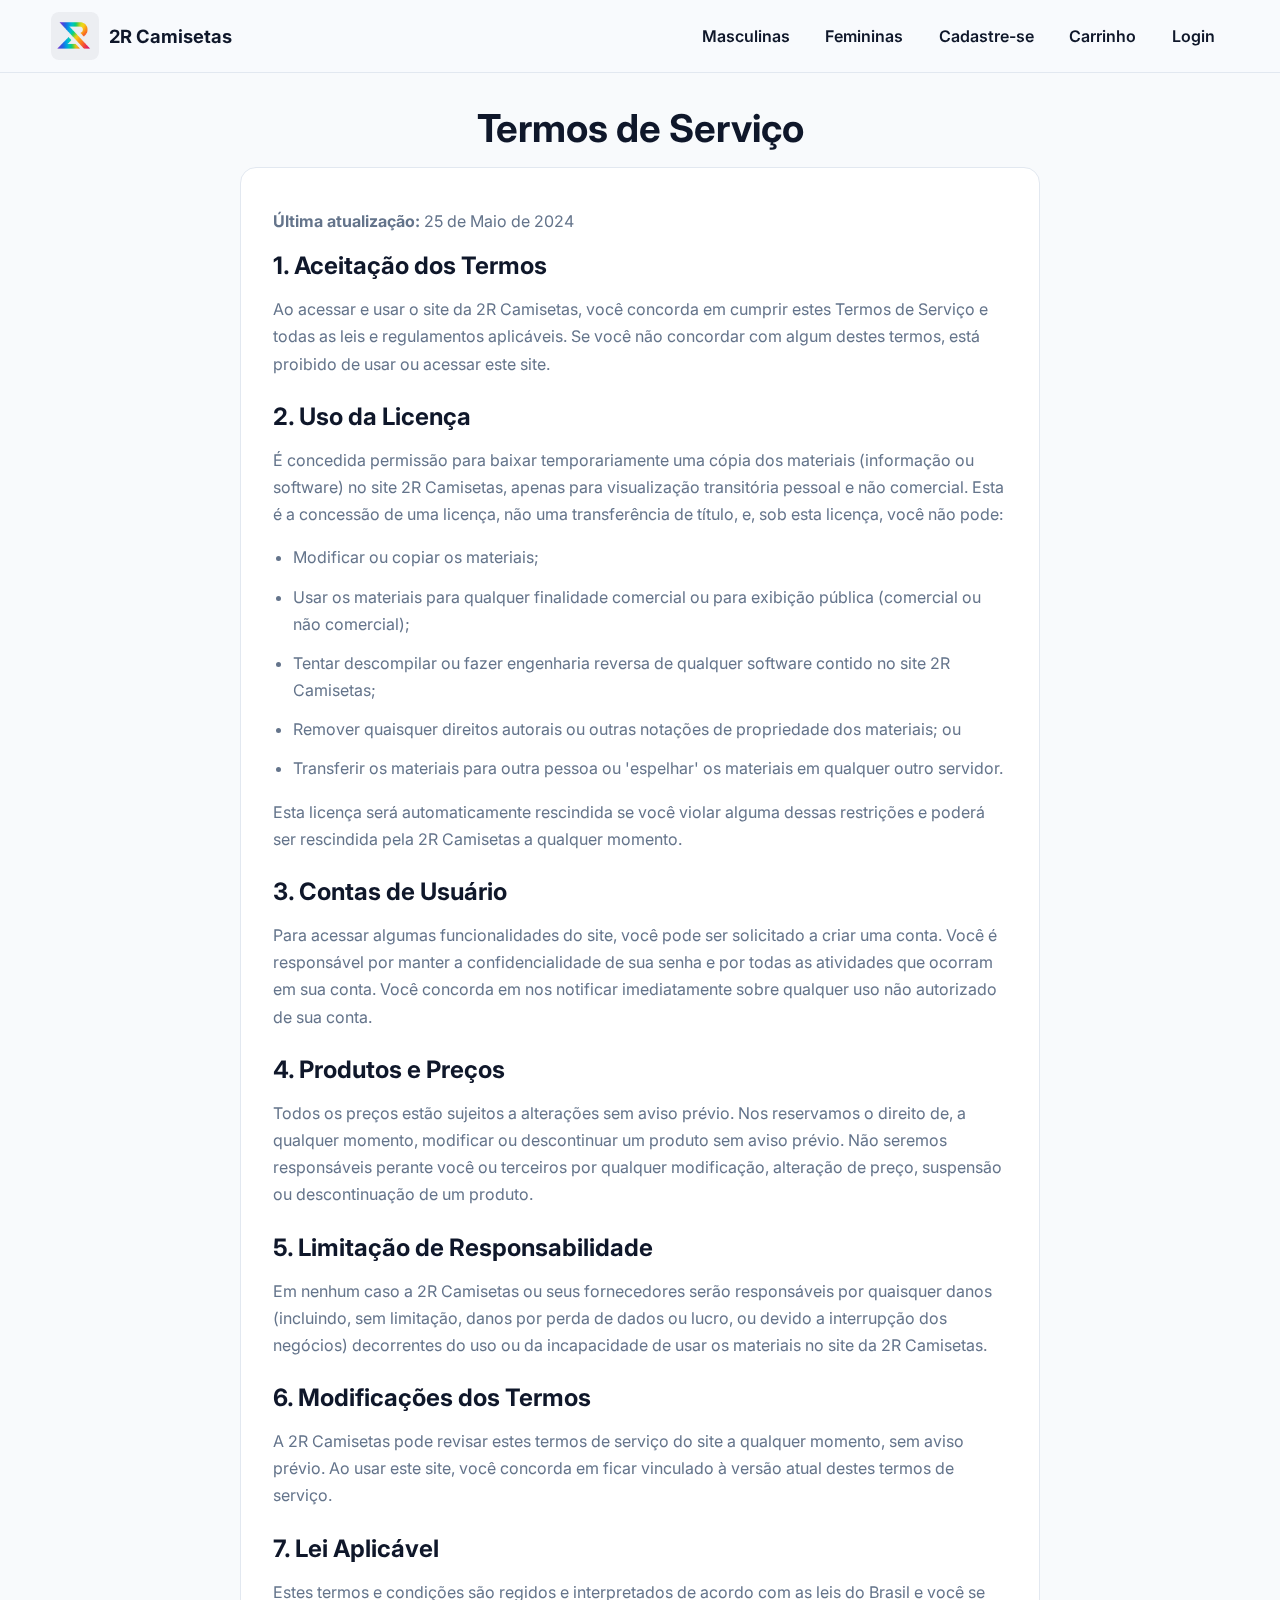
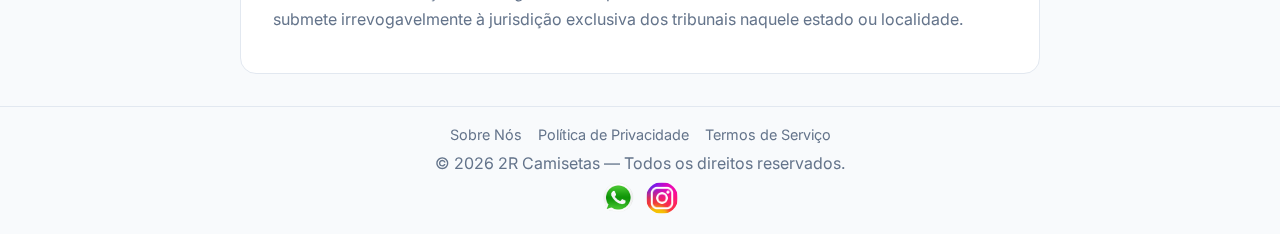
<file: termos-de-servico.html>
<!DOCTYPE html>
<html lang="pt-BR">
  <head>
    <title>Termos de Serviço - 2R</title>

    <meta charset="UTF-8" />
    <meta name="viewport" content="width=device-width, initial-scale=1" />
    <link rel="preconnect" href="https://fonts.googleapis.com" />
    <link rel="preconnect" href="https://fonts.gstatic.com" crossorigin />
    <link
      href="https://fonts.googleapis.com/css2?family=Inter:wght@400;600;700&display=swap"
      rel="stylesheet"
    />
    <link rel="stylesheet" href="css/style.css" />
  </head>
  <body>
    <header class="site-header">
      <nav class="nav container">
        <a class="brand" href="index.html">
          <img src="imagens/marca.png" alt="2R Camisetas" class="brand-logo" />
          <span class="brand-name">2R Camisetas</span>
        </a>
        <button
          class="nav-toggle"
          aria-label="Abrir menu"
          aria-expanded="false"
        >
          <span class="hamb"></span><span class="hamb"></span
          ><span class="hamb"></span>
        </button>
        <ul class="nav-links" id="navLinks">
          <li><a href="camisetas-masculinas.html">Masculinas</a></li>
          <li><a href="camisetas-femininas.html">Femininas</a></li>
          <li><a href="cadastro.html">Cadastre-se</a></li>
          <li><a href="carrinho.html" id="cartLink">Carrinho</a></li>
          <li><a href="index.html#login">Login</a></li>
        </ul>
      </nav>
    </header>

    <main class="container">
      <h1 class="page-title">Termos de Serviço</h1>
      <div class="static-content">
        <p>
          <strong>Última atualização:</strong>
          <time datetime="2024-05-25">25 de Maio de 2024</time>
        </p>

        <h2>1. Aceitação dos Termos</h2>
        <p>
          Ao acessar e usar o site da 2R Camisetas, você concorda em cumprir
          estes Termos de Serviço e todas as leis e regulamentos aplicáveis. Se
          você não concordar com algum destes termos, está proibido de usar ou
          acessar este site.
        </p>

        <h2>2. Uso da Licença</h2>
        <p>
          É concedida permissão para baixar temporariamente uma cópia dos
          materiais (informação ou software) no site 2R Camisetas, apenas para
          visualização transitória pessoal e não comercial. Esta é a concessão
          de uma licença, não uma transferência de título, e, sob esta licença,
          você não pode:
        </p>
        <ul>
          <li>Modificar ou copiar os materiais;</li>
          <li>
            Usar os materiais para qualquer finalidade comercial ou para
            exibição pública (comercial ou não comercial);
          </li>
          <li>
            Tentar descompilar ou fazer engenharia reversa de qualquer software
            contido no site 2R Camisetas;
          </li>
          <li>
            Remover quaisquer direitos autorais ou outras notações de
            propriedade dos materiais; ou
          </li>
          <li>
            Transferir os materiais para outra pessoa ou 'espelhar' os materiais
            em qualquer outro servidor.
          </li>
        </ul>
        <p>
          Esta licença será automaticamente rescindida se você violar alguma
          dessas restrições e poderá ser rescindida pela 2R Camisetas a qualquer
          momento.
        </p>

        <h2>3. Contas de Usuário</h2>
        <p>
          Para acessar algumas funcionalidades do site, você pode ser solicitado
          a criar uma conta. Você é responsável por manter a confidencialidade
          de sua senha e por todas as atividades que ocorram em sua conta. Você
          concorda em nos notificar imediatamente sobre qualquer uso não
          autorizado de sua conta.
        </p>

        <h2>4. Produtos e Preços</h2>
        <p>
          Todos os preços estão sujeitos a alterações sem aviso prévio. Nos
          reservamos o direito de, a qualquer momento, modificar ou descontinuar
          um produto sem aviso prévio. Não seremos responsáveis perante você ou
          terceiros por qualquer modificação, alteração de preço, suspensão ou
          descontinuação de um produto.
        </p>

        <h2>5. Limitação de Responsabilidade</h2>
        <p>
          Em nenhum caso a 2R Camisetas ou seus fornecedores serão responsáveis
          por quaisquer danos (incluindo, sem limitação, danos por perda de
          dados ou lucro, ou devido a interrupção dos negócios) decorrentes do
          uso ou da incapacidade de usar os materiais no site da 2R Camisetas.
        </p>

        <h2>6. Modificações dos Termos</h2>
        <p>
          A 2R Camisetas pode revisar estes termos de serviço do site a qualquer
          momento, sem aviso prévio. Ao usar este site, você concorda em ficar
          vinculado à versão atual destes termos de serviço.
        </p>

        <h2>7. Lei Aplicável</h2>
        <p>
          Estes termos e condições são regidos e interpretados de acordo com as
          leis do Brasil e você se submete irrevogavelmente à jurisdição
          exclusiva dos tribunais naquele estado ou localidade.
        </p>
      </div>
    </main>

    <footer class="site-footer">
      <div class="container footer-inner">
        <div class="footer-links">
          <a href="sobre-nos.html" class="footer-link">Sobre Nós</a>
          <a href="politica-de-privacidade.html" class="footer-link"
            >Política de Privacidade</a
          >
          <a href="termos-de-servico.html" class="footer-link"
            >Termos de Serviço</a
          >
        </div>
        <p>
          &copy; <span id="year"></span> 2R Camisetas — Todos os direitos
          reservados.
        </p>
        <ul class="social">
          <li>
            <a href="https://www.whatsapp.com/" aria-label="WhatsApp"
              ><img src="imagens/icones/whatsapp.png" alt="WhatsApp"
            /></a>
          </li>
          <li>
            <a href="https://www.instagram.com/" aria-label="Instagram"
              ><img src="imagens/icones/instagram.png" alt="Instagram"
            /></a>
          </li>
        </ul>
      </div>
    </footer>

    <!-- Back to Top Button -->
    <button
      id="back-to-top-btn"
      class="back-to-top-btn"
      title="Voltar ao topo"
      aria-label="Voltar ao topo"
    >
      &uarr;
    </button>
    <script src="js/scripts.js"></script>
  </body>
</html>
</file>
<file: css/style.css>
html[data-theme="light"],
:root {
  --bg: #f8fafc;
  --card: #ffffff;
  --card-2: #f8fafc;
  --text: #0f172a; /* slate-900 */
  --muted: #64748b; /* slate-500 */
  --accent: #f97316; /* orange-500 */
  --accent-2: #8b5cf6; /* violet-500 */
  --stroke: #e2e8f0; /* slate-200 */
}

html[data-theme="dark"] {
  --bg: #0b0b0b;
  --card: #101114;
  --card-2: #15171b;
  --text: #f5f5f7;
  --muted: #b4b6bf;
  --accent: #ff7a59;
  --accent-2: #7c3aed;
  --stroke: #20242c;
  color-scheme: dark;
}

* {
  box-sizing: border-box;
}
html,
body {
  height: 100%;
}
body {
  margin: 0;
  font-family: Inter, system-ui, -apple-system, Segoe UI, Roboto, Ubuntu,
    "Helvetica Neue", Arial, "Noto Sans", sans-serif;
  color: var(--text);
  background-color: var(--bg);
  transition: background-color 0.3s ease, color 0.3s ease;
  display: flex;
  flex-direction: column;
}
.container {
  width: min(1430px, 92%);
  margin-inline: auto;
}

.site-header {
  position: sticky;
  top: 0;
  z-index: 50;
  backdrop-filter: saturate(1.3) blur(8px);
  background-color: color-mix(in srgb, var(--bg) 80%, transparent);
  border-bottom: 1px solid var(--stroke);
}
.nav {
  display: flex;
  align-items: center;
  justify-content: space-between;
  padding: 0.75rem 0;
}
.brand {
  display: flex;
  align-items: center;
  gap: 0.6rem;
  color: var(--text);
  text-decoration: none;
  font-weight: 700;
}
.brand span {
  font-size: 1.15rem;
}
.brand-logo {
  width: 48px;
  height: 48px;
  object-fit: contain;
  border-radius: 8px;
  background-color: color-mix(in srgb, var(--text) 5%, transparent);
  padding: 4px;
}

.nav-toggle {
  display: none;
  background: none;
  border: 0;
  cursor: pointer;
}
.nav-toggle .hamb {
  display: block;
  width: 24px;
  height: 2px;
  background: var(--text);
  margin: 5px 0;
  transition: transform 0.3s ease;
}

.nav-links {
  display: flex;
  list-style: none;
  gap: 0.5rem;
  padding: 0;
  margin: 0;
}
.nav-links a {
  display: block;
  padding: 0.5rem 0.8rem;
  border: 1px solid transparent;
  border-radius: 999px;
  color: var(--text);
  text-decoration: none;
  font-weight: 600;
}
.nav-links a:hover {
  background-color: color-mix(in srgb, var(--text) 5%, transparent);
}
.nav-links a.active {
  background-color: color-mix(in srgb, var(--text) 5%, transparent);
}

/* Indicador do Carrinho */
.nav-cart-link {
  position: relative; /* Contexto para o posicionamento absoluto do contador */
}
.cart-count {
  position: absolute;
  top: 0;
  right: 0;
  transform: translate(40%, -40%) scale(0); /* Posiciona e esconde por padrão */
  transform-origin: center;
  background: var(--accent);
  color: var(--bg);
  width: 20px;
  height: 20px;
  border-radius: 50%;
  display: inline-flex;
  align-items: center;
  justify-content: center;
  font-size: 0.75rem; /* 12px */
  font-weight: 700;
  transition: transform 0.2s cubic-bezier(0.18, 0.89, 0.32, 1.28);
}

/* Theme Toggle Button */
.theme-toggle-btn {
  background: none;
  border: none;
  padding: 0.5rem;
  cursor: pointer;
  display: flex;
  align-items: center;
  justify-content: center;
  border-radius: 999px;
}
.theme-toggle-btn:hover {
  background-color: color-mix(in srgb, var(--text) 5%, transparent);
}
.theme-toggle-btn svg {
  width: 26px;
  height: 26px;
  fill: var(--text);
}
.moon-icon {
  display: none;
}
html[data-theme="dark"] .sun-icon {
  display: none;
}
html[data-theme="dark"] .moon-icon {
  display: block;
}

@media (max-width: 820px) {
  .nav-toggle {
    display: block;
  }
  .nav-links {
    position: fixed;
    inset: 64px 0 auto 0;
    background-color: color-mix(in srgb, var(--bg) 96%, transparent);
    border-bottom: 1px solid var(--stroke);
    flex-direction: column;
    gap: 0;
    padding: 12px;
    transform: translateY(-120%);
    transition: transform 0.25s ease;
  }
  .nav-links.show {
    transform: translateY(0);
  }
  .nav-links a {
    padding: 14px 10px;
  }
  .theme-toggle-btn {
    padding: 14px 10px;
  }
}

.hero {
  display: grid;
  grid-template-columns: 1fr 1fr;
  gap: 2rem;
  align-items: center;
  padding: 3.5rem 0;
}
.hero-content h1 {
  font-size: clamp(2rem, 1rem + 4vw, 3.25rem);
  margin: 0 0 0.5rem;
}
.hero-content p {
  color: var(--muted);
  margin: 0 0 1.25rem;
}
.hero-actions {
  display: flex;
  gap: 0.8rem;
  flex-wrap: wrap;
}

.btn {
  background: linear-gradient(135deg, var(--accent), var(--accent-2));
  border-color: transparent;
  display: inline-block;
  padding: 0.8rem 1.1rem;
  border-radius: 12px;
  border: 1px solid var(--stroke);
  color: var(--text);
  text-decoration: none;
  font-weight: 600;
  transition: transform 0.15s ease, box-shadow 0.2s ease, background 0.2s ease;
}
.btn:hover {
  transform: translateY(-3px);
  box-shadow: 0 10px 24px rgba(100, 116, 139, 0.2);
}
.btn.primary {
  background: linear-gradient(135deg, var(--accent), var(--accent-2));
  border-color: transparent;
  color: var(--text);
}
.btn.loading {
  pointer-events: none;
  color: transparent !important;
  position: relative;
}
.btn.loading::after {
  content: "";
  position: absolute;
  left: 50%;
  top: 50%;
  width: 20px;
  height: 20px;
  margin-left: -10px;
  margin-top: -10px;
  border: 3px solid rgba(255, 255, 255, 0.3);
  border-top-color: #fff;
  border-radius: 50%;
  animation: spin 0.8s linear infinite;
}
@keyframes spin {
  to {
    transform: rotate(360deg);
  }
}

.hero-media {
  display: flex;
  align-items: center;
  justify-content: center;
}

/* Carousel */
.carousel {
  position: relative;
  width: 100%;
  max-width: 550px;
  margin: auto;
  border-radius: 16px;
  overflow: hidden;
  border: 1px solid var(--stroke); /* Keep border for structure */
  background: var(--card-2);
}
.carousel-slides {
  display: flex;
  transition: transform 0.5s ease-in-out;
}
.carousel-slide {
  width: 100%;
  flex-shrink: 0;
  object-fit: contain;
  max-height: 440px;
}
.carousel-btn {
  position: absolute;
  top: 50%;
  transform: translateY(-50%);
  background-color: color-mix(in srgb, var(--card) 50%, transparent);
  color: var(--text); /* Text color will adapt */
  border: none;
  cursor: pointer;
  padding: 10px;
  z-index: 10;
  border-radius: 50%;
  width: 40px;
  height: 40px;
  font-size: 18px;
  display: flex;
  align-items: center;
  justify-content: center;
  transition: background-color 0.2s ease;
}
.carousel-btn:hover {
  background-color: color-mix(in srgb, var(--card) 80%, transparent);
}
.carousel-btn.prev {
  left: 10px;
}
.carousel-btn.next {
  right: 10px;
}
.carousel-dots {
  position: absolute;
  bottom: 15px;
  left: 50%;
  transform: translateX(-50%);
  display: flex;
  gap: 8px;
}
.dot {
  cursor: pointer;
  height: 10px;
  width: 10px;
  background-color: color-mix(in srgb, var(--text) 20%, transparent);
  border-radius: 50%;
  display: inline-block;
  transition: background-color 0.3s ease;
  border: none;
  padding: 0;
}
.dot.active,
.dot:hover {
  background-color: color-mix(in srgb, var(--text) 60%, transparent);
}
.grid-feature {
  display: grid;
  grid-template-columns: repeat(auto-fit, minmax(250px, 1fr));
  gap: 1rem;
  padding: 1rem 0 2rem;
}
.card {
  background: var(--card);
  border: 1px solid var(--stroke);
  border-radius: 16px;
  padding: 1.1rem;
}
.card h3 {
  margin: 0.2rem 0 0.4rem;
}
.card p {
  margin: 0;
  color: var(--muted);
}

.page-title {
  font-size: clamp(1.6rem, 0.7rem + 2.5vw, 2.4rem);
  margin: 2rem 0 1rem;
  text-align: center; /* Centraliza o título da página */
}

/* For static content pages like policy, about, etc. */
.static-content {
  background: var(--card);
  border: 1px solid var(--stroke);
  border-radius: 16px;
  padding: 1.5rem 2rem;
  margin-bottom: 2rem;
  max-width: 800px;
  margin-inline: auto;
}
.static-content h2 {
  margin-top: 1.5rem;
  margin-bottom: 0.5rem;
}
.static-content h2:first-of-type {
  margin-top: 0;
}
.static-content p,
.static-content ul {
  color: var(--muted);
  line-height: 1.7;
}
.static-content ul {
  padding-left: 20px;
}
.static-content li {
  margin-bottom: 0.75rem;
}

/* Specific to about us page */
.about-us-image {
  width: 100%;
  height: auto;
  border-radius: 12px;
  margin-bottom: 2rem;
  object-fit: cover;
  max-height: 350px;
}

.produto-lista {
  display: grid;
  grid-template-columns: repeat(auto-fit, minmax(240px, 1fr));
  gap: 1rem;
  padding: 0 0 2.5rem;
}
.produto {
  background: linear-gradient(180deg, var(--card), var(--card-2));
  border: 1px solid var(--stroke);
  border-radius: 16px;
  padding: 1rem;
  display: flex;
  flex-direction: column;
  gap: 0.75rem;
  transition: transform 0.2s ease, box-shadow 0.2s ease;
}
.produto:hover {
  transform: translateY(-5px);
  box-shadow: 0 8px 24px rgba(100, 116, 139, 0.2);
}
.produto-imagem {
  width: 100%;
  height: 268px;
  object-fit: contain;
  border-radius: 12px;
  background-color: var(--card-2);
  border: 1px solid var(--stroke);
}
.produto h2 {
  font-size: 1.1rem;
  margin: 0.25rem 0 0.2rem;
}
.price {
  font-weight: 600;
  color: var(--accent);
}
html[data-theme="light"] .price {
  color: #c2410c; /* A darker orange for better contrast on light bg */
}

/* Star Rating System */
.star-rating {
  display: flex;
  align-items: center;
  gap: 0.25rem;
}
.star-icon {
  color: var(--stroke);
  fill: currentColor;
}
.star-icon.filled {
  color: #facc15; /* A nice yellow/gold color for stars */
}
.rating-text {
  color: var(--muted);
  margin-left: 0.5rem;
}

/* On Product Cards (Listing) */
.produto .star-rating {
  margin: 0.25rem 0;
}
.produto .star-icon {
  width: 16px;
  height: 16px;
}
.produto .rating-text {
  font-size: 0.8rem;
}

/* On Product Detail Page */
.product-detail-info .star-rating {
  margin-bottom: 1rem;
}
.product-detail-info .star-icon {
  width: 20px;
  height: 20px;
}
.product-detail-info .rating-text {
  font-size: 0.9rem;
}

/* Interactive Stars Simulation */
.star-rating.interactive .star-icon {
  cursor: pointer;
  transition: transform 0.15s cubic-bezier(0.18, 0.89, 0.32, 1.28);
}
.star-rating.interactive .star-icon:hover {
  transform: scale(1.25);
}

.tamanhos {
  display: flex;
  gap: 0.5rem;
  align-items: center;
  justify-content: center; /* Centraliza as opções de tamanho */
  flex-wrap: wrap;
  margin: 0.5rem 0; /* Adiciona um pouco de espaço vertical */
}
.tamanhos label {
  display: inline-block;
  border: 1px solid var(--stroke);
  padding: 0.4rem 0.9rem;
  border-radius: 8px;
  cursor: pointer;
  font-weight: 600;
  font-size: 0.9rem;
  transition: background-color 0.2s ease, border-color 0.2s ease,
    color 0.2s ease;
  text-align: center;
  min-width: 42px;
  color: var(--muted);
}
.tamanhos label:hover {
  background-color: color-mix(in srgb, var(--text) 5%, transparent);
  border-color: var(--accent);
  color: var(--text);
}
.tamanhos input[type="radio"] {
  /* Esconde o radio button, mas o mantém acessível */
  position: absolute;
  opacity: 0;
  width: 0;
  height: 0;
  cursor: pointer;
}
/* Estiliza a label quando o radio button está selecionado */
.tamanhos label:has(input:checked) {
  background: linear-gradient(135deg, var(--accent), var(--accent-2));
  color: #fff; /* Força texto branco para contraste */
  border-color: transparent;
  transform: translateY(-2px);
  box-shadow: 0 4px 12px rgba(100, 116, 139, 0.2);
}

.site-footer {
  margin-top: auto;
  border-top: 1px solid var(--stroke);
  background-color: var(--card-2);
  padding: 1.2rem 0;
}
/* Center footer icons + text as requested */
.footer-inner {
  display: flex;
  flex-direction: column;
  align-items: center;
  gap: 0.6rem;
}
.footer-links {
  display: flex;
  gap: 1rem;
  flex-wrap: wrap;
  justify-content: center;
}
.footer-link {
  color: var(--muted);
  text-decoration: none;
  font-size: 0.9rem;
  transition: color 0.2s ease;
}
.footer-link:hover {
  color: var(--accent);
}
.cookie-consent-text a:hover {
  text-decoration: underline;
}
#cookie-accept-btn {
  padding: 0.6rem 1rem;
  flex-shrink: 0; /* Prevent button from shrinking on smaller screens */
}
.footer-inner p {
  margin: 0;
  color: var(--muted);
}
.social {
  display: flex;
  list-style: none;
  gap: 0.8rem;
  padding: 0;
  margin: 0;
}
.social img {
  width: 32px;
  height: 32px;
  border-radius: 999px;
  display: block; /* background is inherited */
}

.form {
  background: var(--card);
  border: 1px solid var(--stroke);
  border-radius: 16px;
  padding: 1.1rem; /* Reduzido para um visual mais compacto */
  max-width: 600px; /* Reduzido para um visual mais compacto */
  margin-inline: auto; /* Centraliza o formulário */
  margin-bottom: 2rem; /* Adiciona espaço na parte inferior */
}
.form-row {
  display: flex;
  flex-direction: column;
  gap: 0.35rem;
  margin-bottom: 0.4rem; /* Reduzido para um visual mais compacto */
}
.form-row-grid {
  display: grid;
  grid-template-columns: 1fr 1fr;
  gap: 0.8rem;
  margin-bottom: 0.4rem;
}
.form-row-grid .form-row {
  margin-bottom: 0; /* Remove a margem extra dos rows dentro do grid */
}
.form-row-space-between {
  flex-direction: row;
  justify-content: space-between;
  align-items: center;
  font-size: 0.9rem;
}
.form-description {
  font-size: 0.9rem;
  color: var(--muted);
  text-align: center;
  margin-top: 0;
  margin-bottom: 1.5rem;
}
.form-row label {
  color: var(--muted);
  font-weight: 600;
}
.form-row input {
  background-color: var(--card-2);
  border: 1px solid var(--stroke);
  color: var(--text);
  padding: 0.6rem 0.8rem; /* Reduzido para um visual mais compacto */
  border-radius: 10px;
  outline: none;
  font-size: 1.05rem;
}
.form-row input:focus {
  border-color: var(--accent);
}
.form-row input.invalid {
  border-color: #ef4444; /* red-500 */
}
.error-message {
  color: #ef4444; /* red-500 */
  font-size: 0.8rem;
  min-height: 1.2rem; /* Reserve space to prevent layout shifts */
  margin-top: 0.25rem;
  font-weight: 600;
}

/* Password Strength Indicator */
.password-strength-container {
  display: flex;
  align-items: center;
  gap: 0.75rem;
  margin-top: 0.5rem;
  height: 1.2rem; /* Match error message height */
  transition: opacity 0.3s ease;
  opacity: 0; /* Hidden by default, made visible by JS */
}
.password-strength-container.visible {
  opacity: 1;
}
/* Puxa o indicador de força para cima, para ocupar o mesmo espaço da mensagem de erro. */
/* O JS garante que apenas um seja visível de cada vez. */
.error-message + .password-strength-container {
  margin-top: -1.2rem;
}

.strength-bar {
  flex-grow: 1;
  height: 8px;
  background-color: var(--stroke);
  border-radius: 999px;
  position: relative;
  overflow: hidden;
}

.strength-bar-fill {
  position: absolute;
  top: 0;
  left: 0;
  height: 100%;
  width: 0; /* Controlled by JS */
  border-radius: 999px;
  transition: width 0.3s ease, background-color 0.3s ease;
}

/* Strength levels */
.strength-bar-fill.weak {
  width: 25%;
  background-color: #ef4444;
} /* red */
.strength-bar-fill.medium {
  width: 50%;
  background-color: #f97316;
} /* orange */
.strength-bar-fill.strong {
  width: 75%;
  background-color: #facc15;
} /* yellow */
.strength-bar-fill.very-strong {
  width: 100%;
  background-color: #22c55e;
} /* green */

.strength-text {
  font-size: 0.8rem;
  font-weight: 600;
  width: 80px; /* Fixed width to prevent layout shifts */
  text-align: right;
  transition: color 0.3s ease;
}
.form-actions {
  display: flex;
  gap: 0.6rem;
}
.input-row {
  display: flex;
  align-items: center;
  gap: 0.6rem;
}
.inline {
  display: flex;
  align-items: center;
  gap: 0.35rem;
}
.input-group {
  position: relative;
}
.input-row .input-group {
  flex-grow: 1;
}
.input-icon {
  position: absolute;
  left: 12px;
  top: 50%;
  transform: translateY(-50%);
  width: 18px;
  height: 18px;
  color: var(--muted);
  pointer-events: none;
}
.input-group input {
  padding-left: 40px !important;
}
.form-link {
  color: var(--muted);
  text-decoration: none;
  transition: color 0.2s ease;
}
.form-link:hover {
  color: var(--accent);
  text-decoration: underline;
}
.hidden {
  display: none !important;
}

/* Modal */
.modal {
  display: flex;
  position: fixed;
  inset: 0;
  background-color: rgba(0, 0, 0, 0.8);
  z-index: 1000;
  align-items: center;
  justify-content: center;
  opacity: 0;
  pointer-events: none;
  transition: opacity 0.25s ease-in-out;
}
.modal.open {
  opacity: 1;
  pointer-events: auto;
}
.modal-content {
  background-color: var(--card);
  padding: 2rem;
  border-radius: 16px;
  width: min(420px, 92%);
  position: relative;
  border: 1px solid var(--stroke);
  transform: translateY(20px);
  transition: transform 0.25s ease-in-out;
}
.modal.open .modal-content {
  transform: translateY(0);
}
.close-btn {
  position: absolute;
  top: 0.8rem;
  right: 0.8rem;
  font-size: 1.5rem;
  cursor: pointer;
  color: var(--muted);
  background: none;
  border: none;
  width: 32px;
  height: 32px;
  display: flex;
  align-items: center;
  justify-content: center;
  border-radius: 50%;
  transition: background-color 0.2s ease, color 0.2s ease;
}
.close-btn:hover {
  background-color: color-mix(in srgb, var(--text) 10%, transparent);
  color: var(--text);
}
#loginTitle {
  text-align: center;
  margin-top: 0;
  margin-bottom: 1.5rem;
}
.modal-content .form-actions {
  flex-direction: column;
  align-items: stretch;
}
.modal-footer-link {
  text-align: center;
  margin-top: 1.5rem;
  font-size: 0.9rem;
}
.modal-footer-link a {
  color: var(--accent);
  text-decoration: none;
  font-weight: 600;
}
.modal-footer-link a:hover {
  text-decoration: underline;
}

/* Carrinho */
.cart-items {
  display: flex;
  flex-direction: column;
  gap: 0.75rem;
  margin-bottom: 1.5rem;
}
.cart-item {
  border: 1px solid var(--stroke);
  padding: 1rem;
  border-radius: 12px;
  background: var(--card);
  display: flex;
  align-items: flex-start;
  gap: 1rem;
}
.cart-item-image {
  width: 90px;
  height: 90px;
  object-fit: cover;
  border-radius: 8px;
  border: 1px solid var(--stroke);
}
.cart-item-details {
  flex: 1;
}
.cart-item-header {
  display: flex;
  justify-content: space-between;
  align-items: flex-start;
  gap: 1rem;
}
.cart-item h3 {
  margin: 0;
}
.cart-item p {
  margin: 0.15rem 0;
  color: var(--muted);
}
.remove-item-btn {
  background: none;
  border: none;
  color: var(--muted);
  cursor: pointer;
  font-size: 1.5rem;
  line-height: 1;
  padding: 0;
  transition: color 0.2s ease;
}
.remove-item-btn:hover {
  color: var(--accent);
}

/* Estilos para o campo de quantidade no carrinho */
.cart-item-quantity {
  display: flex;
  align-items: center;
  gap: 0.5rem;
  margin: 0.5rem 0;
}
.quantity-input {
  width: 60px;
  background-color: var(--card-2);
  border: 1px solid var(--stroke);
  color: var(--text);
  padding: 0.4rem;
  border-radius: 8px;
  text-align: center;
  outline: none;
}
.quantity-input:focus {
  border-color: var(--accent);
}

/* Resumo de Totais do Carrinho */
.cart-totals {
  background: var(--card);
  border: 1px solid var(--stroke);
  border-radius: 16px;
  padding: 1.25rem;
  margin-bottom: 1rem;
}
.total-row {
  display: flex;
  justify-content: space-between;
  align-items: center;
  padding: 0.75rem 0;
  border-bottom: 1px solid var(--stroke);
}
.total-row:last-child {
  border-bottom: none;
}
.total-row span:first-child {
  color: var(--muted);
}
.total-row span:last-child {
  font-weight: 600;
}
.grand-total {
  font-size: 1.1rem;
}

/* Calculadora de Frete */
.shipping-calculator {
  background: var(--card);
  border: 1px solid var(--stroke);
  border-radius: 16px;
  padding: 1.25rem;
  margin-bottom: 1rem;
}
.shipping-calculator h2 {
  margin-top: 0;
  text-align: center;
  margin-bottom: 1rem;
}
.shipping-calculator .form-row {
  margin-bottom: 0.75rem;
}
.shipping-calculator .btn {
  padding: 0.75rem; /* Make it smaller to fit */
  flex-shrink: 0;
}
#shipping-results {
  font-size: 0.9rem;
  color: var(--muted);
  min-height: 20px; /* Reserve space */
}
#shipping-results .error {
  color: #ef4444; /* red-500 */
}
#shipping-results ul {
  list-style: none;
  padding: 0;
  margin: 0.5rem 0 0;
  display: flex;
  flex-direction: column;
  gap: 0.5rem;
}
#shipping-results li {
  display: flex;
  justify-content: space-between;
}

/* Pagamento */
.pagamento {
  background: var(--card);
  border: 1px solid var(--stroke);
  border-radius: 16px;
  padding: 1.25rem;
  text-align: center;
  margin-bottom: 2rem;
}
.pagamento h2 {
  margin-top: 0;
}
.pagamento .form-actions {
  justify-content: center;
}
.payment-methods {
  list-style: none;
  padding: 0;
  margin: 0 0 1.25rem;
  display: flex;
  flex-direction: column;
  gap: 0.75rem;
}
.payment-methods li {
  display: flex;
  align-items: center;
  justify-content: flex-start; /* background is inherited */
  padding: 0.75rem 1rem;
  border-radius: 10px;
  border: 1px solid var(--stroke);
  gap: 1rem;
}
.payment-methods label {
  display: flex;
  align-items: center;
  gap: 0.6rem;
  cursor: pointer;
}
.card-flags {
  display: flex;
  gap: 0.4rem;
}
.card-flags img {
  height: 22px;
  border-radius: 3px;
}

/* Toast Notification */
#toast-container {
  position: fixed;
  bottom: 20px;
  left: 50%;
  transform: translateX(-50%);
  z-index: 2000;
  display: flex;
  flex-direction: column;
  align-items: center;
  gap: 10px;
}
.toast {
  background: linear-gradient(135deg, var(--accent), var(--accent-2));
  color: #fff; /* Force white text for better contrast on gradient */
  padding: 12px 20px;
  border-radius: 8px;
  box-shadow: 0 4px 12px rgba(0, 0, 0, 0.4);
  opacity: 0;
  transform: translateY(20px);
  transition: opacity 0.3s ease, transform 0.3s ease;
  font-weight: 600;
}
.toast.show {
  opacity: 1;
  transform: translateY(0);
}

/* Cookie Consent Banner */
#cookie-consent-banner {
  position: fixed;
  bottom: 0;
  left: 0;
  right: 0;
  background-color: var(--card);
  border-top: 1px solid var(--stroke);
  padding: 1rem;
  z-index: 1500;
  display: flex;
  align-items: center;
  justify-content: center;
  gap: 1.5rem;
  flex-wrap: wrap;
  transform: translateY(100%);
  opacity: 0;
  transition: transform 0.4s ease-in-out, opacity 0.4s ease-in-out;
  pointer-events: none;
}
#cookie-consent-banner.show {
  transform: translateY(0);
  opacity: 1;
  pointer-events: auto;
}
.cookie-consent-text {
  color: var(--muted);
  font-size: 0.9rem;
  text-align: center;
  margin: 0;
}
.cookie-consent-text a {
  color: var(--accent);
  text-decoration: none;
  font-weight: 600;
}
@media (max-width: 768px) {
  #cookie-consent-banner {
    flex-direction: column;
    gap: 0.8rem;
    padding: 1rem 1.5rem;
  }
}

/* Back to Top Button */
.back-to-top-btn {
  position: fixed;
  bottom: 20px;
  right: 20px;
  width: 48px;
  height: 48px;
  background: linear-gradient(135deg, var(--accent), var(--accent-2));
  color: #fff;
  border: none;
  border-radius: 50%;
  display: flex;
  align-items: center;
  justify-content: center;
  font-size: 22px;
  font-weight: bold;
  cursor: pointer;
  z-index: 100;
  box-shadow: 0 4px 12px rgba(0, 0, 0, 0.2);
  opacity: 0;
  transform: translateY(100px);
  pointer-events: none;
  transition: opacity 0.3s ease, transform 0.3s ease, box-shadow 0.2s ease;
}
.back-to-top-btn.show {
  opacity: 1;
  transform: translateY(0);
  pointer-events: auto;
}
.back-to-top-btn:hover {
  box-shadow: 0 6px 16px rgba(0, 0, 0, 0.25);
  transform: translateY(-3px);
}

/* Layout do Carrinho */
.cart-grid {
  display: grid;
  grid-template-columns: 2fr 1fr;
  gap: 2rem;
  align-items: flex-start;
}

.cart-summary {
  position: sticky;
  top: 2rem;
}

@media (max-width: 992px) {
  .cart-grid {
    grid-template-columns: 1fr;
  }
  .cart-summary {
    position: static;
  }
  .hero {
    grid-template-columns: 1fr;
    text-align: center;
    gap: 3rem;
  }
  .hero-actions {
    justify-content: center;
  }
}

/* Product Detail Page */
.product-detail-grid {
  display: grid;
  grid-template-columns: 1fr 1fr;
  gap: 2.5rem;
  align-items: flex-start;
  padding: 2rem 0;
}
.product-detail-image-container {
  background: var(--card);
  border: 1px solid var(--stroke);
  border-radius: 16px;
  padding: 1rem;
}
.product-detail-image-container img {
  width: 100%;
  object-fit: contain;
  border-radius: 12px;
}
.product-detail-info h1 {
  font-size: clamp(1.8rem, 1rem + 3vw, 2.8rem);
  margin: 0 0 0.5rem;
}
.product-detail-info .price {
  font-size: 1.5rem;
  margin-bottom: 1.5rem;
}
.product-detail-info .tamanhos {
  margin: 1.5rem 0;
}
.product-detail-info .btn {
  width: 50%;
  padding: 1rem;
  font-size: 1.1rem;
  margin-inline: auto;
  display: block;
}

.product-features {
  margin-top: 2.5rem;
  border-top: 1px solid var(--stroke);
  padding-top: 1.5rem;
  text-align: left;
}
.product-features h3 {
  margin-top: 0;
  margin-bottom: 1rem;
  font-size: 1.2rem;
}
.product-features ul {
  list-style: none;
  padding: 0;
  margin: 0;
  display: flex;
  flex-direction: column;
  gap: 0.75rem;
  color: var(--muted);
}
.product-features li {
  display: flex;
  align-items: flex-start;
  gap: 0.5rem;
}
.product-features li::before {
  content: "✓";
  color: var(--accent);
  font-weight: bold;
  line-height: 1.5;
}

@media (max-width: 768px) {
  .product-detail-grid {
    grid-template-columns: 1fr;
  }
  .product-detail-info .btn {
    width: 80%;
  }
}

/* Comments Section */
.comments-section {
  margin-top: 3rem;
  border-top: 1px solid var(--stroke);
  padding-top: 2rem;
}
.comments-section h3 {
  margin-top: 0;
  margin-bottom: 1.5rem;
  font-size: 1.5rem;
}
.comment-list {
  list-style: none;
  padding: 0;
  margin: 0 0 2.5rem 0;
  display: flex;
  flex-direction: column;
  gap: 1.5rem;
}
.comment-item {
  background: var(--card-2);
  padding: 1.25rem;
  border-radius: 12px;
  border: 1px solid var(--stroke);
}
.comment-header {
  display: flex;
  justify-content: space-between;
  align-items: center;
  margin-bottom: 0.75rem;
}
.comment-author {
  font-weight: 600;
}
.comment-date {
  font-size: 0.85rem;
  color: var(--muted);
}
.comment-text {
  margin: 0;
  line-height: 1.6;
  color: var(--muted);
}
.no-comments {
  color: var(--muted);
  font-style: italic;
  margin-bottom: 2.5rem;
}

#comment-form h4 {
  margin-top: 0;
  margin-bottom: 1rem;
}
#comment-form textarea {
  width: 100%;
  background-color: var(--card-2);
  border: 1px solid var(--stroke);
  color: var(--text);
  padding: 0.9rem 1.1rem;
  border-radius: 10px;
  outline: none;
  font-size: 1rem;
  font-family: inherit;
  resize: vertical;
  min-height: 100px;
}
#comment-form textarea:focus {
  border-color: var(--accent);
}
#comment-form .form-actions {
  justify-content: flex-end;
}

/* Scroll-triggered Animations */
.animate-on-scroll {
  opacity: 0;
  transform: translateY(20px);
  transition: opacity 0.6s ease-out, transform 0.6s ease-out;
  will-change: opacity, transform; /* Performance hint for the browser */
}

.animate-on-scroll.is-visible {
  opacity: 1;
  transform: translateY(0);
}
</file>
